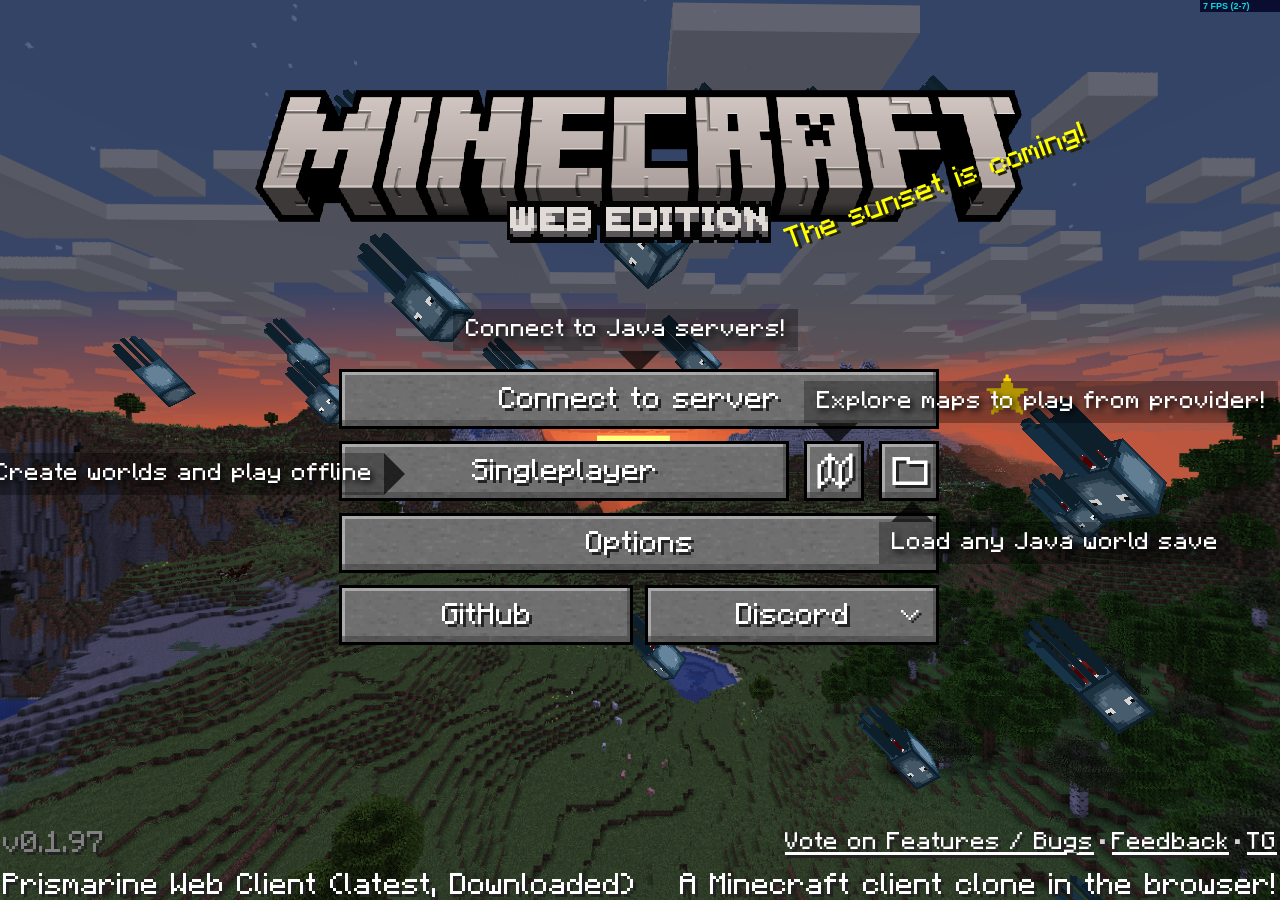
<file: index.html>
<!DOCTYPE html>
<html>
  <head>
    <meta name="darkreader-lock">
    <script>
      window.startLoad = Date.now()
      // g663 fix: forbid change of string prototype
      Object.defineProperty(String.prototype, 'format', {
        writable: false,
        configurable: false
      });
      Object.defineProperty(String.prototype, 'replaceAll', {
        writable: false,
        configurable: false
      });
    </script>
    <!-- // #region initial loader -->
    <script async>
      const loadingDiv = /* html */ `
      <div class="initial-loader" style="position: fixed;transition:opacity 0.2s;inset: 0;background:black;display: flex;justify-content: center;align-items: center;font-family: -apple-system, BlinkMacSystemFont, 'Segoe UI', Roboto, Oxygen, Ubuntu, Cantarell, 'Open Sans', 'Helvetica Neue', Arial, Helvetica, sans-serif;gap: 15px;" ontransitionend="this.remove()">
    <div>
        <img src="./loading-bg.jpg" alt="Prismarine Web Client" style="position:fixed;inset:0;width:100%;height:100%;z-index: -2;object-fit: cover;filter: blur(3px);">
        <div style="position: fixed;inset: 0;z-index: -1;background-color: rgba(0, 0, 0, 0.8);"></div>
    </div>
    <div>
        <div style="font-size: calc(var(--font-size) * 1.8);color: lightgray;" class="title">Loading...</div>
        <div style="font-size: var(--font-size);color: rgb(176, 176, 176);margin-top: 3px;text-align: center" class="subtitle">A true Minecraft client in your browser!</div>
        <!-- small text pre -->
        <div style="font-size: calc(var(--font-size) * 0.6);color: rgb(150, 150, 150);margin-top: 3px;text-align: center;white-space: pre-line;" class="advanced-info"></div>
        <div style="font-size: calc(var(--font-size) * 0.6);color: rgb(255, 100, 100);margin-top: 10px;text-align: center;display: none;" class="ios-warning">Only iOS 15+ is supported due to performance optimizations</div>
    </div>
</div>
`
      const insertLoadingDiv = () => {
          const loadingDivElem = document.createElement('div')
          loadingDivElem.innerHTML = loadingDiv
          if (!window.pageLoaded) {
            document.documentElement.appendChild(loadingDivElem)
          }

          // iOS version detection
          const getIOSVersion = () => {
            const match = navigator.userAgent.match(/OS (\d+)_(\d+)_?(\d+)?/);
            return match ? parseInt(match[1], 10) : null;
          }

          // load error handling
          const onError = (errorOrMessage, log = false) => {
            let message = errorOrMessage instanceof Error ? (errorOrMessage.stack ?? errorOrMessage.message) : errorOrMessage
            if (log) console.log(message)
            if (typeof message !== 'string') message = String(message)
            if (document.querySelector('.initial-loader') && document.querySelector('.initial-loader').querySelector('.title').textContent !== 'Error') {
              document.querySelector('.initial-loader').querySelector('.title').textContent = 'Error'
              const [errorMessage, ...errorStack] = message.split('\n')
              document.querySelector('.initial-loader').querySelector('.subtitle').textContent = errorMessage
              document.querySelector('.initial-loader').querySelector('.advanced-info').textContent = errorStack.join('\n')

              // Show iOS warning if applicable
              const iosVersion = getIOSVersion();
              if (iosVersion !== null && iosVersion < 15) {
                document.querySelector('.initial-loader').querySelector('.ios-warning').style.display = 'block';
              }

              if (window.navigator.maxTouchPoints > 1) window.location.hash = '#dev' // show eruda
              // unregister all sw
              if (window.navigator.serviceWorker && document.querySelector('.initial-loader').style.opacity !== 0) {
                console.log('got worker')
                window.navigator.serviceWorker.getRegistrations().then(registrations => {
                  registrations.forEach(registration => {
                    console.log('got registration')
                    registration.unregister().then(() => {
                      console.log('worker unregistered')
                    })
                  })
                })
              }
              window.lastError = errorOrMessage instanceof Error ? errorOrMessage : new Error(errorOrMessage)
            }
          }
          window.addEventListener('unhandledrejection', (e) => onError(e.reason, true))
          window.addEventListener('error', (e) => onError(e.error ?? e.message))
        }
        insertLoadingDiv()
        document.addEventListener('DOMContentLoaded', () => {
          // move loading div to the end of body
          const loadingDivElem = document.querySelector('.initial-loader');
          const newContainer = document.body; // replace with your new container
          if (loadingDivElem) newContainer.appendChild(loadingDivElem);
        })
    </script>
    <script type="module" async>
      const checkLoadEruda = () => {
        if (window.location.hash === '#dev') {
          // todo precache (check offline)?
          import('https://cdn.skypack.dev/eruda').then(({ default: eruda }) => {
            eruda.init()
          })
          Promise.all([import('https://cdn.skypack.dev/stacktrace-gps'), import('https://cdn.skypack.dev/error-stack-parser')]).then(async ([{ default: StackTraceGPS }, { default: ErrorStackParser }]) => {
            if (!window.lastError) return

            let stackFrames = [];
            if (window.lastError instanceof Error) {
              stackFrames = ErrorStackParser.parse(window.lastError);
            }
            console.log('stackFrames', stackFrames)
            const gps = new StackTraceGPS()
            const mappedFrames = await Promise.all(
              stackFrames.map(frame => gps.pinpoint(frame))
            );
            console.log('mappedFrames', mappedFrames)

            const stackTrace = mappedFrames
              .map(frame => `at ${frame.functionName} (${frame.fileName}:${frame.lineNumber}:${frame.columnNumber})`)
              .join('\n');
            console.log('stackTrace', stackTrace)
          })
        }
      }
      checkLoadEruda()
      window.addEventListener('hashchange', (e) => {
        setTimeout(() => {
          checkLoadEruda()
        })
      })
    </script>
    <style>
      html {
        background: black;
      }
      .initial-loader {
          --font-size: 20px;
      }
      @media screen and (min-width: 550px) {
          .initial-loader {
              --font-size: 30px;
          }
      }
      @media screen and (min-width: 950px) {
          .initial-loader {
              --font-size: 50px;
          }
      }
    </style>
    <!-- // #endregion -->
    <!-- <script type="module">
      window.loadPluginScript = async ({ pluginName, script }) => {
        window.loadedPlugins[pluginName] = await import(script)
      }
    </script> -->
    <title>Minecraft Web Client</title>
    <!-- <link rel="canonical" href="https://mcraft.fun"> -->
    <meta name="description" content="Minecraft Java Edition Client in Browser — Full Multiplayer Support, Server Connect, Offline Play — Join real Minecraft servers">
    <meta name="keywords" content="Play, Minecraft, Online, Web, Java, Server, Single player, Javascript, PrismarineJS, Voxel, WebGL, Three.js">
    <meta name="date" content="2024-07-11" scheme="YYYY-MM-DD">
    <meta name="language" content="English">
    <meta name="theme-color" content="#349474">
    <meta name='viewport' content='width=device-width, initial-scale=1.0, maximum-scale=1.0, user-scalable=no, viewport-fit=cover'>
    <meta property="og:title" content="Minecraft Web Client" />
    <meta property="og:type" content="website" />
    <meta name="format-detection" content="telephone=no">
  <meta charset="UTF-8"><link href="./static/css/461.e8d48538.css" rel="stylesheet"><link href="./static/css/index.f0954f4c.css" rel="stylesheet"><link rel="manifest" crossorigin="anonymous" href="manifest.json"><link rel="favicon" href="favicon.png"><link rel="icon" type="image/png" href="favicon.png"><meta property="og:image" content="favicon.png"></head>
  <body>
    <div id="react-root"></div>
    <div id="ui-root"></div>
    <!-- inject script -->
  <script defer src="./static/js/lib-polyfill.1fa77e3c.js"></script><script defer src="./static/js/lib-react.2ae75c39.js"></script><script defer src="./static/js/461.c77a02b3.js"></script><script defer src="./static/js/index.92a22ae0.js"></script></body>
</html>
</file>
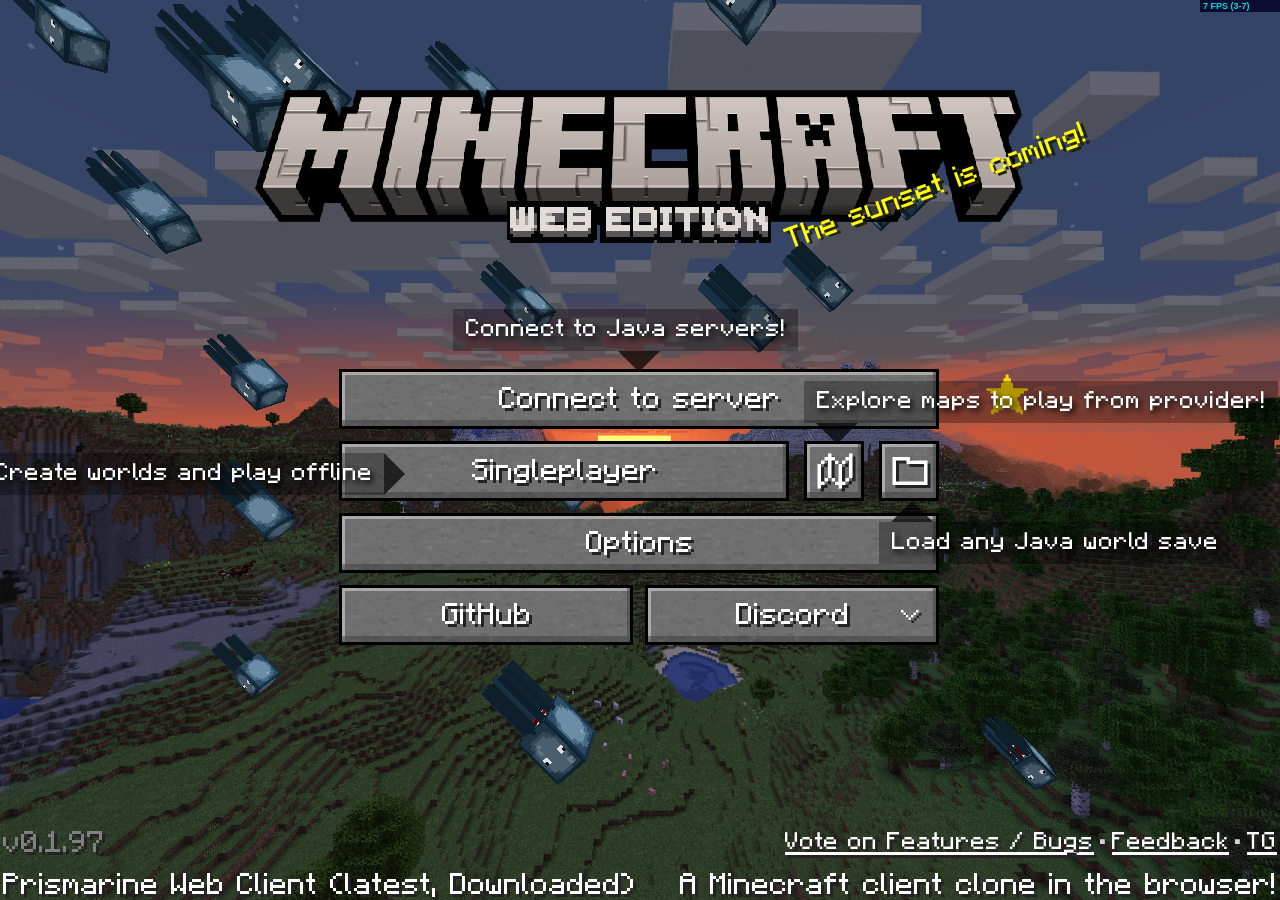
<file: playground/index.html>
<!DOCTYPE html>
<html>
  <head>
    <title>Renderer Playground</title>
    <meta name='viewport' content='width=device-width, initial-scale=1.0, maximum-scale=1.0, user-scalable=no, viewport-fit=cover'>
    <style type="text/css">
      html {
        overflow: hidden;
        background: black;
      }

      html, body {
        height: 100%;
        touch-action: none;

        margin: 0;
        padding: 0;
      }

      * {
        user-select: none;
        -webkit-user-select: none;
      }

      canvas {
        height: 100%;
        width: 100%;
        font-size: 0;

        margin: 0;
        padding: 0;
      }
      @font-face {
          font-family: mojangles;
          src: url(../../../assets/mojangles.ttf);
      }
      * {
        user-select: none;
      }
    </style>
    <script>
      if (window.location.pathname.endsWith('playground')) {
        // add trailing slash
        window.location.href = `${window.location.origin}${window.location.pathname}/${window.location.search}`
      }
    </script>
  <meta charset="UTF-8"><script defer src="./static/js/lib-polyfill.8cedcd3e.js"></script><script defer src="./static/js/index.4fd17879.js"></script></head>
  <body>
    <div id="root"></div>
  </body>
</html>
</file>
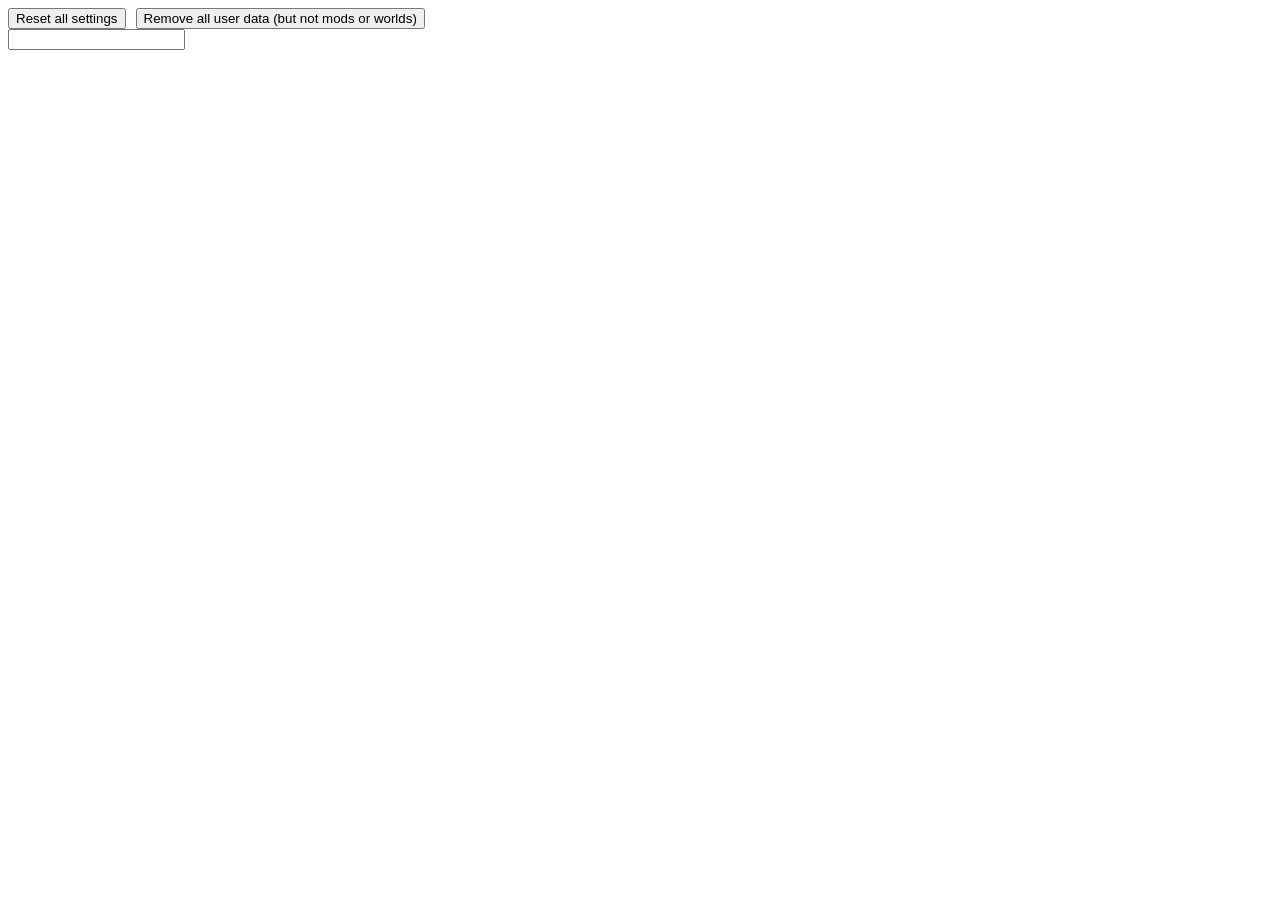
<file: config.html>
<!DOCTYPE html>
<html lang="en">
<head>
    <meta charset="UTF-8">
    <meta name="viewport" content="width=device-width, initial-scale=1.0">
    <title>Configure client</title>
    <script>
        function removeSettings() {
            if (confirm('Are you sure you want to RESET ALL SETTINGS?')) {
                localStorage.setItem('options', '{}');
                location.reload();
            }
        }

        function removeAllData() {
            localStorage.removeItem('serversList')
            localStorage.removeItem('serversHistory')
            localStorage.removeItem('authenticatedAccounts')
            localStorage.removeItem('modsAutoUpdateLastCheck')
            localStorage.removeItem('firstModsPageVisit')
            localStorage.removeItem('proxiesData')
            localStorage.removeItem('keybindings')
            localStorage.removeItem('username')
            localStorage.removeItem('customCommands')
            localStorage.removeItem('options')
        }
    </script>
</head>
<body>
    <div style="display: flex;gap: 10px;">
        <button onclick="removeSettings()">Reset all settings</button>
        <button onclick="removeAllData()">Remove all user data (but not mods or worlds)</button>
        <!-- <button>Remove all user data (worlds, resourcepacks)</button> -->
        <!-- <button>Remove all mods</button> -->
        <!-- <button>Remove all mod repositories</button> -->
    </div>
    <input />
</body>
</html>
</file>
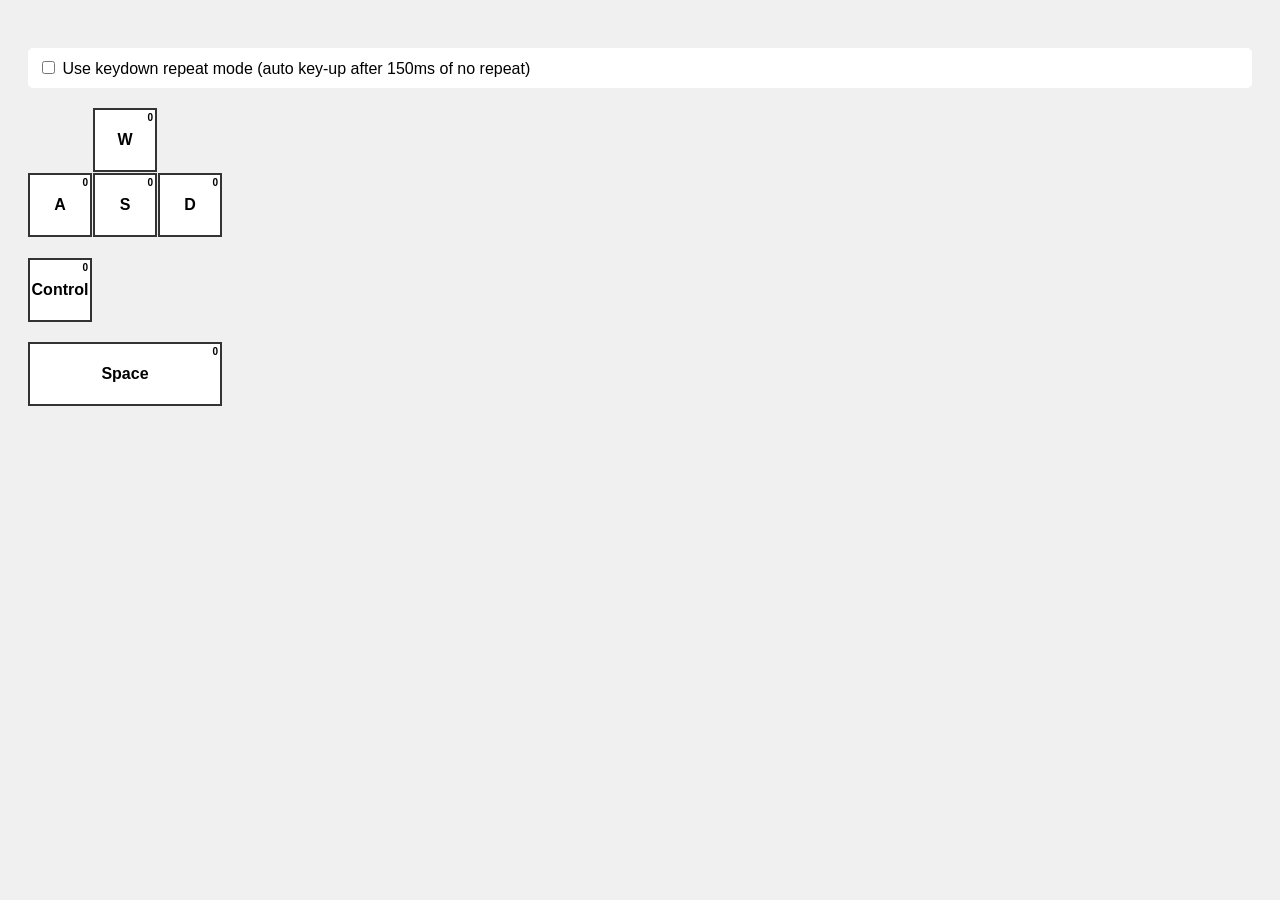
<file: debug-inputs.html>
<!DOCTYPE html>
<html lang="en">
<head>
    <meta charset="UTF-8">
    <meta name="viewport" content="width=device-width, initial-scale=1.0">
    <title>Web Input Debugger</title>
    <style>
        body {
            font-family: Arial, sans-serif;
            padding: 20px;
            background: #f0f0f0;
        }
        .key-container {
            display: grid;
            grid-template-columns: repeat(3, 60px);
            gap: 5px;
            margin: 20px 0;
        }
        .key {
            width: 60px;
            height: 60px;
            border: 2px solid #333;
            display: flex;
            align-items: center;
            justify-content: center;
            font-weight: bold;
            background: white;
            position: relative;
            user-select: none;
        }
        .key.pressed {
            background: #90EE90;
        }
        .key .duration {
            position: absolute;
            bottom: 2px;
            font-size: 10px;
        }
        .key .count {
            position: absolute;
            top: 2px;
            right: 2px;
            font-size: 10px;
        }
        .controls {
            margin: 20px 0;
            padding: 10px;
            background: white;
            border-radius: 5px;
        }
        .wasd-container {
            position: relative;
            width: 190px;
            height: 130px;
        }
        #KeyW {
            position: absolute;
            left: 65px;
            top: 0;
        }
        #KeyA {
            position: absolute;
            left: 0;
            top: 65px;
        }
        #KeyS {
            position: absolute;
            left: 65px;
            top: 65px;
        }
        #KeyD {
            position: absolute;
            left: 130px;
            top: 65px;
        }
        .space-container {
            margin-top: 20px;
        }
        #Space {
            width: 190px;
        }
    </style>
</head>
<body>
    <div class="controls">
        <label>
            <input type="checkbox" id="repeatMode"> Use keydown repeat mode (auto key-up after 150ms of no repeat)
        </label>
    </div>

    <div class="wasd-container">
        <div id="KeyW" class="key" data-code="KeyW">W</div>
        <div id="KeyA" class="key" data-code="KeyA">A</div>
        <div id="KeyS" class="key" data-code="KeyS">S</div>
        <div id="KeyD" class="key" data-code="KeyD">D</div>
    </div>

    <div class="key-container">
        <div id="ControlLeft" class="key" data-code="ControlLeft">Ctrl</div>
    </div>

    <div class="space-container">
        <div id="Space" class="key" data-code="Space">Space</div>
    </div>

    <script>
        const keys = {};
        const keyStats = {};
        const pressStartTimes = {};
        const keyTimeouts = {};

        function initKeyStats(code) {
            if (!keyStats[code]) {
                keyStats[code] = {
                    pressCount: 0,
                    duration: 0,
                    startTime: 0
                };
            }
        }

        function updateKeyVisuals(code) {
            const element = document.getElementById(code);
            if (!element) return;

            const stats = keyStats[code];
            if (keys[code]) {
                element.classList.add('pressed');
                const currentDuration = ((Date.now() - stats.startTime) / 1000).toFixed(1);
                element.innerHTML = `${element.getAttribute('data-code').replace('Key', '').replace('Left', '')}<span class="duration">${currentDuration}s</span><span class="count">${stats.pressCount}</span>`;
            } else {
                element.classList.remove('pressed');
                element.innerHTML = `${element.getAttribute('data-code').replace('Key', '').replace('Left', '')}<span class="count">${stats.pressCount}</span>`;
            }
        }

        function releaseKey(code) {
            keys[code] = false;
            if (pressStartTimes[code]) {
                keyStats[code].duration += (Date.now() - pressStartTimes[code]) / 1000;
                delete pressStartTimes[code];
            }
            updateKeyVisuals(code);
        }

        function handleKeyDown(event) {
            const code = event.code;
            const isRepeatMode = document.getElementById('repeatMode').checked;

            initKeyStats(code);

            // Clear any existing timeout for this key
            if (keyTimeouts[code]) {
                clearTimeout(keyTimeouts[code]);
                delete keyTimeouts[code];
            }

            if (isRepeatMode) {
                // In repeat mode, always handle the keydown
                if (!keys[code] || event.repeat) {
                    keys[code] = true;
                    if (!event.repeat) {
                        // Only increment count on initial press, not repeats
                        keyStats[code].pressCount++;
                        keyStats[code].startTime = Date.now();
                        pressStartTimes[code] = Date.now();
                    }
                }

                // Set timeout to release key if no repeat events come
                keyTimeouts[code] = setTimeout(() => {
                    releaseKey(code);
                }, 150);
            } else {
                // In normal mode, only handle keydown if key is not already pressed
                if (!keys[code]) {
                    keys[code] = true;
                    keyStats[code].pressCount++;
                    keyStats[code].startTime = Date.now();
                    pressStartTimes[code] = Date.now();
                }
            }

            updateKeyVisuals(code);
            event.preventDefault();
        }

        function handleKeyUp(event) {
            const code = event.code;
            const isRepeatMode = document.getElementById('repeatMode').checked;

            if (!isRepeatMode) {
                releaseKey(code);
            }

            event.preventDefault();
        }

        // Initialize all monitored keys
        const monitoredKeys = ['KeyW', 'KeyA', 'KeyS', 'KeyD', 'ControlLeft', 'Space'];
        monitoredKeys.forEach(code => {
            initKeyStats(code);
            const element = document.getElementById(code);
            if (element) {
                element.innerHTML = `${element.getAttribute('data-code').replace('Key', '').replace('Left', '')}<span class="count">0</span>`;
            }
        });

        // Start visual updates
        setInterval(() => {
            monitoredKeys.forEach(code => {
                if (keys[code]) {
                    updateKeyVisuals(code);
                }
            });
        }, 100);

        // Event listeners
        document.addEventListener('keydown', handleKeyDown);
        document.addEventListener('keyup', handleKeyUp);

        // Handle mode changes
        document.getElementById('repeatMode').addEventListener('change', () => {
            // Release all keys when switching modes
            monitoredKeys.forEach(code => {
                if (keys[code]) {
                    releaseKey(code);
                }
                if (keyTimeouts[code]) {
                    clearTimeout(keyTimeouts[code]);
                    delete keyTimeouts[code];
                }
            });
        });
    </script>
</body>
</html>
</file>
<file: static/css/461.e8d48538.css>
@font-face{font-family:pixelart-icons-font;src:url([data-uri])format("woff2"),url([data-uri])format("woff"),url(./static/font/pixelart-icons-font.8e870108.ttf)format("truetype")}[class^=pixelart-icons-font-],[class*=\ pixelart-icons-font-]{-webkit-font-smoothing:antialiased;-moz-osx-font-smoothing:grayscale;font-style:normal;font-family:pixelart-icons-font!important}.pixelart-icons-font-4g:before{content:""}.pixelart-icons-font-4k-box:before{content:""}.pixelart-icons-font-4k:before{content:""}.pixelart-icons-font-5g:before{content:""}.pixelart-icons-font-ab-testing:before{content:""}.pixelart-icons-font-ac:before{content:""}.pixelart-icons-font-add-box-multiple:before{content:""}.pixelart-icons-font-add-box:before{content:""}.pixelart-icons-font-add-col:before{content:""}.pixelart-icons-font-add-grid:before{content:""}.pixelart-icons-font-add-row:before{content:""}.pixelart-icons-font-alert:before{content:""}.pixelart-icons-font-align-center:before{content:""}.pixelart-icons-font-align-justify:before{content:""}.pixelart-icons-font-align-left:before{content:""}.pixelart-icons-font-align-right:before{content:""}.pixelart-icons-font-analytics:before{content:""}.pixelart-icons-font-anchor:before{content:""}.pixelart-icons-font-android:before{content:""}.pixelart-icons-font-animation:before{content:""}.pixelart-icons-font-archive:before{content:""}.pixelart-icons-font-arrow-bar-down:before{content:""}.pixelart-icons-font-arrow-bar-left:before{content:""}.pixelart-icons-font-arrow-bar-right:before{content:""}.pixelart-icons-font-arrow-bar-up:before{content:""}.pixelart-icons-font-arrow-down-box:before{content:""}.pixelart-icons-font-arrow-down:before{content:""}.pixelart-icons-font-arrow-left-box:before{content:""}.pixelart-icons-font-arrow-left:before{content:""}.pixelart-icons-font-arrow-right-box:before{content:""}.pixelart-icons-font-arrow-right:before{content:""}.pixelart-icons-font-arrow-up-box:before{content:""}.pixelart-icons-font-arrow-up:before{content:""}.pixelart-icons-font-arrows-horizontal:before{content:""}.pixelart-icons-font-arrows-vertical:before{content:""}.pixelart-icons-font-art-text:before{content:""}.pixelart-icons-font-article-multiple:before{content:""}.pixelart-icons-font-article:before{content:""}.pixelart-icons-font-aspect-ratio:before{content:""}.pixelart-icons-font-at:before{content:""}.pixelart-icons-font-attachment:before{content:""}.pixelart-icons-font-audio-device:before{content:""}.pixelart-icons-font-avatar:before{content:""}.pixelart-icons-font-backburger:before{content:""}.pixelart-icons-font-battery-1:before{content:""}.pixelart-icons-font-battery-2:before{content:""}.pixelart-icons-font-battery-charging:before{content:""}.pixelart-icons-font-battery-full:before{content:""}.pixelart-icons-font-battery:before{content:""}.pixelart-icons-font-bed:before{content:""}.pixelart-icons-font-bitcoin:before{content:""}.pixelart-icons-font-bluetooth:before{content:""}.pixelart-icons-font-book-open:before{content:""}.pixelart-icons-font-book:before{content:""}.pixelart-icons-font-bookmark:before{content:""}.pixelart-icons-font-bookmarks:before{content:""}.pixelart-icons-font-briefcase-account:before{content:""}.pixelart-icons-font-briefcase-check:before{content:""}.pixelart-icons-font-briefcase-delete:before{content:""}.pixelart-icons-font-briefcase-download:before{content:""}.pixelart-icons-font-briefcase-minus:before{content:""}.pixelart-icons-font-briefcase-plus:before{content:""}.pixelart-icons-font-briefcase-search-1:before{content:""}.pixelart-icons-font-briefcase-search:before{content:""}.pixelart-icons-font-briefcase-upload:before{content:""}.pixelart-icons-font-briefcase:before{content:""}.pixelart-icons-font-bug:before{content:""}.pixelart-icons-font-building-community:before{content:""}.pixelart-icons-font-building-skyscraper:before{content:""}.pixelart-icons-font-building:before{content:""}.pixelart-icons-font-buildings:before{content:""}.pixelart-icons-font-bulletlist:before{content:""}.pixelart-icons-font-bullseye-arrow:before{content:""}.pixelart-icons-font-bullseye:before{content:""}.pixelart-icons-font-bus:before{content:""}.pixelart-icons-font-cake:before{content:""}.pixelart-icons-font-calculator:before{content:""}.pixelart-icons-font-calendar-alert:before{content:""}.pixelart-icons-font-calendar-arrow-left:before{content:""}.pixelart-icons-font-calendar-arrow-right:before{content:""}.pixelart-icons-font-calendar-check:before{content:""}.pixelart-icons-font-calendar-export:before{content:""}.pixelart-icons-font-calendar-grid:before{content:""}.pixelart-icons-font-calendar-import:before{content:""}.pixelart-icons-font-calendar-minus:before{content:""}.pixelart-icons-font-calendar-month:before{content:""}.pixelart-icons-font-calendar-multiple-check:before{content:""}.pixelart-icons-font-calendar-multiple:before{content:""}.pixelart-icons-font-calendar-plus:before{content:""}.pixelart-icons-font-calendar-range:before{content:""}.pixelart-icons-font-calendar-remove:before{content:""}.pixelart-icons-font-calendar-search:before{content:""}.pixelart-icons-font-calendar-sort-ascending:before{content:""}.pixelart-icons-font-calendar-sort-descending:before{content:""}.pixelart-icons-font-calendar-text:before{content:""}.pixelart-icons-font-calendar-today:before{content:""}.pixelart-icons-font-calendar-tomorrow:before{content:""}.pixelart-icons-font-calendar-week-begin:before{content:""}.pixelart-icons-font-calendar-week:before{content:""}.pixelart-icons-font-calendar-weekend:before{content:""}.pixelart-icons-font-calendar:before{content:""}.pixelart-icons-font-camera-add:before{content:""}.pixelart-icons-font-camera-alt:before{content:""}.pixelart-icons-font-camera-face:before{content:""}.pixelart-icons-font-camera:before{content:""}.pixelart-icons-font-car:before{content:""}.pixelart-icons-font-card-id:before{content:""}.pixelart-icons-font-card-plus:before{content:""}.pixelart-icons-font-card-stack:before{content:""}.pixelart-icons-font-card-text:before{content:""}.pixelart-icons-font-card:before{content:""}.pixelart-icons-font-cart:before{content:""}.pixelart-icons-font-cast:before{content:""}.pixelart-icons-font-cellular-signal-0:before{content:""}.pixelart-icons-font-cellular-signal-1:before{content:""}.pixelart-icons-font-cellular-signal-2:before{content:""}.pixelart-icons-font-cellular-signal-3:before{content:""}.pixelart-icons-font-cellular-signal-off:before{content:""}.pixelart-icons-font-chart-add:before{content:""}.pixelart-icons-font-chart-bar:before{content:""}.pixelart-icons-font-chart-delete:before{content:""}.pixelart-icons-font-chart-minus:before{content:""}.pixelart-icons-font-chart-multiple:before{content:""}.pixelart-icons-font-chart:before{content:""}.pixelart-icons-font-chat:before{content:""}.pixelart-icons-font-check-double:before{content:""}.pixelart-icons-font-check:before{content:""}.pixelart-icons-font-checkbox-on:before{content:""}.pixelart-icons-font-checkbox:before{content:""}.pixelart-icons-font-checklist:before{content:""}.pixelart-icons-font-chess:before{content:""}.pixelart-icons-font-chevron-down:before{content:""}.pixelart-icons-font-chevron-left:before{content:""}.pixelart-icons-font-chevron-right:before{content:""}.pixelart-icons-font-chevron-up:before{content:""}.pixelart-icons-font-chevrons-horizontal:before{content:""}.pixelart-icons-font-chevrons-vertical:before{content:""}.pixelart-icons-font-circle:before{content:""}.pixelart-icons-font-clipboard:before{content:""}.pixelart-icons-font-clock:before{content:""}.pixelart-icons-font-close-box:before{content:""}.pixelart-icons-font-close:before{content:""}.pixelart-icons-font-cloud-done:before{content:""}.pixelart-icons-font-cloud-download:before{content:""}.pixelart-icons-font-cloud-moon:before{content:""}.pixelart-icons-font-cloud-sun:before{content:""}.pixelart-icons-font-cloud-upload:before{content:""}.pixelart-icons-font-cloud:before{content:""}.pixelart-icons-font-cocktail:before{content:""}.pixelart-icons-font-code:before{content:""}.pixelart-icons-font-coffee-alt:before{content:""}.pixelart-icons-font-coffee:before{content:""}.pixelart-icons-font-coin:before{content:""}.pixelart-icons-font-collapse:before{content:""}.pixelart-icons-font-colors-swatch:before{content:""}.pixelart-icons-font-command:before{content:""}.pixelart-icons-font-comment:before{content:""}.pixelart-icons-font-contact-delete:before{content:""}.pixelart-icons-font-contact-multiple:before{content:""}.pixelart-icons-font-contact-plus:before{content:""}.pixelart-icons-font-contact:before{content:""}.pixelart-icons-font-copy:before{content:""}.pixelart-icons-font-corner-down-left:before{content:""}.pixelart-icons-font-corner-down-right:before{content:""}.pixelart-icons-font-corner-left-down:before{content:""}.pixelart-icons-font-corner-left-up:before{content:""}.pixelart-icons-font-corner-right-down:before{content:""}.pixelart-icons-font-corner-right-up:before{content:""}.pixelart-icons-font-corner-up-left:before{content:""}.pixelart-icons-font-corner-up-right:before{content:""}.pixelart-icons-font-credit-card-delete:before{content:""}.pixelart-icons-font-credit-card-minus:before{content:""}.pixelart-icons-font-credit-card-multiple:before{content:""}.pixelart-icons-font-credit-card-plus:before{content:""}.pixelart-icons-font-credit-card-settings:before{content:""}.pixelart-icons-font-credit-card-wireless:before{content:""}.pixelart-icons-font-credit-card:before{content:""}.pixelart-icons-font-crop:before{content:""}.pixelart-icons-font-cut:before{content:""}.pixelart-icons-font-dashbaord:before{content:""}.pixelart-icons-font-debug-check:before{content:""}.pixelart-icons-font-debug-off:before{content:""}.pixelart-icons-font-debug-pause:before{content:""}.pixelart-icons-font-debug-play:before{content:""}.pixelart-icons-font-debug-stop:before{content:""}.pixelart-icons-font-debug:before{content:""}.pixelart-icons-font-delete:before{content:""}.pixelart-icons-font-deskphone:before{content:""}.pixelart-icons-font-device-laptop:before{content:""}.pixelart-icons-font-device-phone:before{content:""}.pixelart-icons-font-device-tablet:before{content:""}.pixelart-icons-font-device-tv-smart:before{content:""}.pixelart-icons-font-device-tv:before{content:""}.pixelart-icons-font-device-vibrate:before{content:""}.pixelart-icons-font-device-watch:before{content:""}.pixelart-icons-font-devices:before{content:""}.pixelart-icons-font-dice:before{content:""}.pixelart-icons-font-dollar:before{content:""}.pixelart-icons-font-downasaur:before{content:""}.pixelart-icons-font-download:before{content:""}.pixelart-icons-font-draft:before{content:""}.pixelart-icons-font-drag-and-drop:before{content:""}.pixelart-icons-font-drop-area:before{content:""}.pixelart-icons-font-drop-full:before{content:""}.pixelart-icons-font-drop-half:before{content:""}.pixelart-icons-font-drop:before{content:""}.pixelart-icons-font-duplicate-alt:before{content:""}.pixelart-icons-font-duplicate:before{content:""}.pixelart-icons-font-edit-box:before{content:""}.pixelart-icons-font-edit:before{content:""}.pixelart-icons-font-euro:before{content:""}.pixelart-icons-font-expand:before{content:""}.pixelart-icons-font-external-link:before{content:""}.pixelart-icons-font-eye-closed:before{content:""}.pixelart-icons-font-eye:before{content:""}.pixelart-icons-font-file-alt:before{content:""}.pixelart-icons-font-file-delete:before{content:""}.pixelart-icons-font-file-flash:before{content:""}.pixelart-icons-font-file-minus:before{content:""}.pixelart-icons-font-file-multiple:before{content:""}.pixelart-icons-font-file-off:before{content:""}.pixelart-icons-font-file-plus:before{content:""}.pixelart-icons-font-file:before{content:""}.pixelart-icons-font-fill-half:before{content:""}.pixelart-icons-font-fill:before{content:""}.pixelart-icons-font-flag:before{content:""}.pixelart-icons-font-flatten:before{content:""}.pixelart-icons-font-flip-to-back:before{content:""}.pixelart-icons-font-flip-to-front:before{content:""}.pixelart-icons-font-float-center:before{content:""}.pixelart-icons-font-float-left:before{content:""}.pixelart-icons-font-float-right:before{content:""}.pixelart-icons-font-folder-minus:before{content:""}.pixelart-icons-font-folder-plus:before{content:""}.pixelart-icons-font-folder-x:before{content:""}.pixelart-icons-font-folder:before{content:""}.pixelart-icons-font-forward:before{content:""}.pixelart-icons-font-forwardburger:before{content:""}.pixelart-icons-font-frame-add:before{content:""}.pixelart-icons-font-frame-check:before{content:""}.pixelart-icons-font-frame-delete:before{content:""}.pixelart-icons-font-frame-minus:before{content:""}.pixelart-icons-font-frame:before{content:""}.pixelart-icons-font-gamepad:before{content:""}.pixelart-icons-font-gif:before{content:""}.pixelart-icons-font-gift:before{content:""}.pixelart-icons-font-git-branch:before{content:""}.pixelart-icons-font-git-commit:before{content:""}.pixelart-icons-font-git-merge:before{content:""}.pixelart-icons-font-git-pull-request:before{content:""}.pixelart-icons-font-github-2:before{content:""}.pixelart-icons-font-github:before{content:""}.pixelart-icons-font-gps:before{content:""}.pixelart-icons-font-grid:before{content:""}.pixelart-icons-font-group:before{content:""}.pixelart-icons-font-hd:before{content:""}.pixelart-icons-font-headphone:before{content:""}.pixelart-icons-font-headset:before{content:""}.pixelart-icons-font-heart:before{content:""}.pixelart-icons-font-hidden:before{content:""}.pixelart-icons-font-home:before{content:""}.pixelart-icons-font-hourglass:before{content:""}.pixelart-icons-font-hq:before{content:""}.pixelart-icons-font-human-handsdown:before{content:""}.pixelart-icons-font-human-handsup:before{content:""}.pixelart-icons-font-human-height-alt:before{content:""}.pixelart-icons-font-human-height:before{content:""}.pixelart-icons-font-human-run:before{content:""}.pixelart-icons-font-human:before{content:""}.pixelart-icons-font-image-arrow-right:before{content:""}.pixelart-icons-font-image-broken:before{content:""}.pixelart-icons-font-image-delete:before{content:""}.pixelart-icons-font-image-flash:before{content:""}.pixelart-icons-font-image-frame:before{content:""}.pixelart-icons-font-image-gallery:before{content:""}.pixelart-icons-font-image-multiple:before{content:""}.pixelart-icons-font-image-new:before{content:""}.pixelart-icons-font-image-plus:before{content:""}.pixelart-icons-font-image:before{content:""}.pixelart-icons-font-inbox-all:before{content:""}.pixelart-icons-font-inbox-full:before{content:""}.pixelart-icons-font-inbox:before{content:""}.pixelart-icons-font-info-box:before{content:""}.pixelart-icons-font-invert:before{content:""}.pixelart-icons-font-iso:before{content:""}.pixelart-icons-font-kanban:before{content:""}.pixelart-icons-font-keyboard:before{content:""}.pixelart-icons-font-label-alt-multiple:before{content:""}.pixelart-icons-font-label-alt:before{content:""}.pixelart-icons-font-label-sharp:before{content:""}.pixelart-icons-font-label:before{content:""}.pixelart-icons-font-layout-align-bottom:before{content:""}.pixelart-icons-font-layout-align-left:before{content:""}.pixelart-icons-font-layout-align-right:before{content:""}.pixelart-icons-font-layout-align-top:before{content:""}.pixelart-icons-font-layout-columns:before{content:""}.pixelart-icons-font-layout-distribute-horizontal:before{content:""}.pixelart-icons-font-layout-distribute-vertical:before{content:""}.pixelart-icons-font-layout-footer:before{content:""}.pixelart-icons-font-layout-header:before{content:""}.pixelart-icons-font-layout-rows:before{content:""}.pixelart-icons-font-layout-sidebar-left:before{content:""}.pixelart-icons-font-layout-sidebar-right:before{content:""}.pixelart-icons-font-layout:before{content:""}.pixelart-icons-font-lightbulb-2:before{content:""}.pixelart-icons-font-lightbulb-on:before{content:""}.pixelart-icons-font-lightbulb:before{content:""}.pixelart-icons-font-link:before{content:""}.pixelart-icons-font-list-box:before{content:""}.pixelart-icons-font-list:before{content:""}.pixelart-icons-font-loader:before{content:""}.pixelart-icons-font-lock-open:before{content:""}.pixelart-icons-font-lock:before{content:""}.pixelart-icons-font-login:before{content:""}.pixelart-icons-font-logout:before{content:""}.pixelart-icons-font-luggage:before{content:""}.pixelart-icons-font-mail-arrow-right:before{content:""}.pixelart-icons-font-mail-check:before{content:""}.pixelart-icons-font-mail-delete:before{content:""}.pixelart-icons-font-mail-flash:before{content:""}.pixelart-icons-font-mail-multiple:before{content:""}.pixelart-icons-font-mail-off:before{content:""}.pixelart-icons-font-mail-unread:before{content:""}.pixelart-icons-font-mail:before{content:""}.pixelart-icons-font-map:before{content:""}.pixelart-icons-font-mastodon:before{content:""}.pixelart-icons-font-membercard:before{content:""}.pixelart-icons-font-menu:before{content:""}.pixelart-icons-font-message-arrow-left:before{content:""}.pixelart-icons-font-message-arrow-right:before{content:""}.pixelart-icons-font-message-bookmark:before{content:""}.pixelart-icons-font-message-clock:before{content:""}.pixelart-icons-font-message-delete:before{content:""}.pixelart-icons-font-message-flash:before{content:""}.pixelart-icons-font-message-image:before{content:""}.pixelart-icons-font-message-minus:before{content:""}.pixelart-icons-font-message-plus:before{content:""}.pixelart-icons-font-message-processing:before{content:""}.pixelart-icons-font-message-reply:before{content:""}.pixelart-icons-font-message-text:before{content:""}.pixelart-icons-font-message:before{content:""}.pixelart-icons-font-minus:before{content:""}.pixelart-icons-font-missed-call:before{content:""}.pixelart-icons-font-modem:before{content:""}.pixelart-icons-font-money:before{content:""}.pixelart-icons-font-monitor:before{content:""}.pixelart-icons-font-mood-happy:before{content:""}.pixelart-icons-font-mood-neutral:before{content:""}.pixelart-icons-font-mood-sad:before{content:""}.pixelart-icons-font-moon-star:before{content:""}.pixelart-icons-font-moon-stars:before{content:""}.pixelart-icons-font-moon:before{content:""}.pixelart-icons-font-more-horizontal:before{content:""}.pixelart-icons-font-more-vertical:before{content:""}.pixelart-icons-font-mouse:before{content:""}.pixelart-icons-font-move:before{content:""}.pixelart-icons-font-movie:before{content:""}.pixelart-icons-font-music:before{content:""}.pixelart-icons-font-next:before{content:""}.pixelart-icons-font-note-delete:before{content:""}.pixelart-icons-font-note-multiple:before{content:""}.pixelart-icons-font-note-plus:before{content:""}.pixelart-icons-font-note:before{content:""}.pixelart-icons-font-notes-delete:before{content:""}.pixelart-icons-font-notes-multiple:before{content:""}.pixelart-icons-font-notes-plus:before{content:""}.pixelart-icons-font-notes:before{content:""}.pixelart-icons-font-notification-off:before{content:""}.pixelart-icons-font-notification:before{content:""}.pixelart-icons-font-open:before{content:""}.pixelart-icons-font-paint-bucket:before{content:""}.pixelart-icons-font-paperclip:before{content:""}.pixelart-icons-font-pause:before{content:""}.pixelart-icons-font-percent:before{content:""}.pixelart-icons-font-picture-in-picture-alt:before{content:""}.pixelart-icons-font-picture-in-picture:before{content:""}.pixelart-icons-font-pin:before{content:""}.pixelart-icons-font-pixelarticons:before{content:""}.pixelart-icons-font-play:before{content:""}.pixelart-icons-font-playlist:before{content:""}.pixelart-icons-font-plus:before{content:""}.pixelart-icons-font-power:before{content:""}.pixelart-icons-font-prev:before{content:""}.pixelart-icons-font-print:before{content:""}.pixelart-icons-font-radio-handheld:before{content:""}.pixelart-icons-font-radio-on:before{content:""}.pixelart-icons-font-radio-signal:before{content:""}.pixelart-icons-font-radio-tower:before{content:""}.pixelart-icons-font-reciept-alt:before{content:""}.pixelart-icons-font-reciept:before{content:""}.pixelart-icons-font-redo:before{content:""}.pixelart-icons-font-reload:before{content:""}.pixelart-icons-font-remove-box-multiple:before{content:""}.pixelart-icons-font-remove-box:before{content:""}.pixelart-icons-font-repeat:before{content:""}.pixelart-icons-font-reply-all:before{content:""}.pixelart-icons-font-reply:before{content:""}.pixelart-icons-font-rounded-corner:before{content:""}.pixelart-icons-font-save:before{content:""}.pixelart-icons-font-scale:before{content:""}.pixelart-icons-font-script-text:before{content:""}.pixelart-icons-font-script:before{content:""}.pixelart-icons-font-scroll-horizontal:before{content:""}.pixelart-icons-font-scroll-vertical:before{content:""}.pixelart-icons-font-sd:before{content:""}.pixelart-icons-font-search:before{content:""}.pixelart-icons-font-section-copy:before{content:""}.pixelart-icons-font-section-minus:before{content:""}.pixelart-icons-font-section-plus:before{content:""}.pixelart-icons-font-section-x:before{content:""}.pixelart-icons-font-section:before{content:""}.pixelart-icons-font-server:before{content:""}.pixelart-icons-font-sharp-corner:before{content:""}.pixelart-icons-font-shield-off:before{content:""}.pixelart-icons-font-shield:before{content:""}.pixelart-icons-font-ship:before{content:""}.pixelart-icons-font-shopping-bag:before{content:""}.pixelart-icons-font-shuffle:before{content:""}.pixelart-icons-font-sliders-2:before{content:""}.pixelart-icons-font-sliders:before{content:""}.pixelart-icons-font-sort-alphabetic:before{content:""}.pixelart-icons-font-sort-numeric:before{content:""}.pixelart-icons-font-sort:before{content:""}.pixelart-icons-font-speaker:before{content:""}.pixelart-icons-font-speed-fast:before{content:""}.pixelart-icons-font-speed-medium:before{content:""}.pixelart-icons-font-speed-slow:before{content:""}.pixelart-icons-font-spotlight:before{content:""}.pixelart-icons-font-store:before{content:""}.pixelart-icons-font-subscriptions:before{content:""}.pixelart-icons-font-subtitles:before{content:""}.pixelart-icons-font-suitcase:before{content:""}.pixelart-icons-font-sun-alt:before{content:""}.pixelart-icons-font-sun:before{content:""}.pixelart-icons-font-switch:before{content:""}.pixelart-icons-font-sync:before{content:""}.pixelart-icons-font-tab:before{content:""}.pixelart-icons-font-table:before{content:""}.pixelart-icons-font-tea:before{content:""}.pixelart-icons-font-teach:before{content:""}.pixelart-icons-font-text-add:before{content:""}.pixelart-icons-font-text-colums:before{content:""}.pixelart-icons-font-text-search:before{content:""}.pixelart-icons-font-text-wrap:before{content:""}.pixelart-icons-font-timeline:before{content:""}.pixelart-icons-font-toggle-left:before{content:""}.pixelart-icons-font-toggle-right:before{content:""}.pixelart-icons-font-tournament:before{content:""}.pixelart-icons-font-track-changes:before{content:""}.pixelart-icons-font-trash-alt:before{content:""}.pixelart-icons-font-trash:before{content:""}.pixelart-icons-font-trending-down:before{content:""}.pixelart-icons-font-trending-up:before{content:""}.pixelart-icons-font-trending:before{content:""}.pixelart-icons-font-trophy:before{content:""}.pixelart-icons-font-truck:before{content:""}.pixelart-icons-font-undo:before{content:""}.pixelart-icons-font-ungroup:before{content:""}.pixelart-icons-font-unlink:before{content:""}.pixelart-icons-font-upload:before{content:""}.pixelart-icons-font-user-minus:before{content:""}.pixelart-icons-font-user-plus:before{content:""}.pixelart-icons-font-user-x:before{content:""}.pixelart-icons-font-user:before{content:""}.pixelart-icons-font-users:before{content:""}.pixelart-icons-font-video-off:before{content:""}.pixelart-icons-font-video:before{content:""}.pixelart-icons-font-view-col:before{content:""}.pixelart-icons-font-view-list:before{content:""}.pixelart-icons-font-viewport-narrow:before{content:""}.pixelart-icons-font-viewport-wide:before{content:""}.pixelart-icons-font-visible:before{content:""}.pixelart-icons-font-volume-1:before{content:""}.pixelart-icons-font-volume-2:before{content:""}.pixelart-icons-font-volume-3:before{content:""}.pixelart-icons-font-volume-minus:before{content:""}.pixelart-icons-font-volume-plus:before{content:""}.pixelart-icons-font-volume-vibrate:before{content:""}.pixelart-icons-font-volume-x:before{content:""}.pixelart-icons-font-volume:before{content:""}.pixelart-icons-font-wallet:before{content:""}.pixelart-icons-font-warning-box:before{content:""}.pixelart-icons-font-wind:before{content:""}.pixelart-icons-font-zap:before{content:""}.pixelart-icons-font-zoom-in:before{content:""}.pixelart-icons-font-zoom-out:before{content:""}.ProseMirror{word-wrap:break-word;white-space:pre-wrap;white-space:break-spaces;-webkit-font-variant-ligatures:none;font-variant-ligatures:none;font-feature-settings:"liga" 0;position:relative}.ProseMirror pre{white-space:pre-wrap}.ProseMirror li{position:relative}.ProseMirror-hideselection ::selection{background:0 0}.ProseMirror-hideselection{caret-color:transparent}.ProseMirror [draggable][contenteditable=false]{-webkit-user-select:text;user-select:text}.ProseMirror-selectednode{outline:2px solid #8cf}li.ProseMirror-selectednode{outline:none}li.ProseMirror-selectednode:after{content:"";pointer-events:none;border:2px solid #8cf;position:absolute;top:-2px;bottom:-2px;left:-32px;right:-2px}img.ProseMirror-separator{border:none!important;margin:0!important;display:inline!important}.ProseMirror-textblock-dropdown{min-width:3em}.ProseMirror-menu{margin:0 -4px;line-height:1}.ProseMirror-tooltip .ProseMirror-menu{white-space:pre;width:fit-content}.ProseMirror-menuitem{margin-right:3px;display:inline-block}.ProseMirror-menuseparator{border-right:1px solid #ddd;margin-right:3px}.ProseMirror-menu-dropdown,.ProseMirror-menu-dropdown-menu{white-space:nowrap;font-size:90%}.ProseMirror-menu-dropdown{vertical-align:1px;cursor:pointer;padding-right:15px;position:relative}.ProseMirror-menu-dropdown-wrap{padding:1px 0 1px 4px;display:inline-block;position:relative}.ProseMirror-menu-dropdown:after{content:"";opacity:.6;border-top:4px solid;border-left:4px solid transparent;border-right:4px solid transparent;position:absolute;top:calc(50% - 2px);right:4px}.ProseMirror-menu-dropdown-menu,.ProseMirror-menu-submenu{color:#666;background:#fff;border:1px solid #aaa;padding:2px;position:absolute}.ProseMirror-menu-dropdown-menu{z-index:15;min-width:6em}.ProseMirror-menu-dropdown-item{cursor:pointer;padding:2px 8px 2px 4px}.ProseMirror-menu-dropdown-item:hover{background:#f2f2f2}.ProseMirror-menu-submenu-wrap{margin-right:-4px;position:relative}.ProseMirror-menu-submenu-label:after{content:"";opacity:.6;border-top:4px solid transparent;border-bottom:4px solid transparent;border-left:4px solid;position:absolute;top:calc(50% - 4px);right:4px}.ProseMirror-menu-submenu{min-width:4em;display:none;top:-3px;left:100%}.ProseMirror-menu-active{background:#eee;border-radius:4px}.ProseMirror-menu-disabled{opacity:.3}.ProseMirror-menu-submenu-wrap:hover .ProseMirror-menu-submenu,.ProseMirror-menu-submenu-wrap-active .ProseMirror-menu-submenu{display:block}.ProseMirror-menubar{border-top-left-radius:inherit;border-top-right-radius:inherit;color:#666;z-index:10;box-sizing:border-box;background:#fff;border-bottom:1px solid silver;min-height:1em;padding:1px 6px;position:relative;top:0;left:0;right:0;overflow:visible}.ProseMirror-icon{vertical-align:-2px;cursor:pointer;padding:2px 8px;line-height:.8;display:inline-block}.ProseMirror-menu-disabled.ProseMirror-icon{cursor:default}.ProseMirror-icon svg{fill:currentColor;height:1em}.ProseMirror-icon span{vertical-align:text-top}
/*# sourceMappingURL=461.e8d48538.css.map*/
</file>
<file: static/css/index.f0954f4c.css>
.title,.screen-title{color:#fff;text-align:center;text-shadow:1px 1px #222;font-size:10px}.screen-title{margin-bottom:10px}.backdrop{z-index:12;background:rgba(0,0,0,.75);height:100dvh;position:fixed;top:0;bottom:0;left:0;right:0}.fullscreen{z-index:12;justify-content:center;display:flex;position:fixed;top:0;bottom:0;left:0;right:0}.screen-content{padding:0 calc(env(safe-area-inset-left)/2)0 calc(env(safe-area-inset-right)/2);flex-direction:column;align-items:center;gap:10px;margin-top:35px;display:flex;overflow:auto}.scaled-content-container{font-size:calc(16px*var(--scale))}.scaled-content-container .screen-title{font-size:calc(10px*var(--scale));margin-top:calc(35px*var(--scale))}.scaled-content-container .dirt-bg{image-rendering:pixelated;background-size:calc(32px*var(--scale));transform:none}@media screen and (max-height:426px){.fullscreen:not(.small-content) .screen-content{margin-top:14px}.fullscreen:not(.small-content) .screen-title{margin-bottom:5px}}.screen-items{grid-template-columns:repeat(2,1fr);gap:4px 10px;display:grid}:root{--guiScaleFactor:3;--guiScale:3;--chatWidth:320px;--chatHeight:180px;--chatScale:1}*{box-sizing:border-box;margin:0;padding:0}.lil-gui{top:20px!important}a{color:#fff}[hidden]{display:none!important}html{-webkit-tap-highlight-color:transparent;color:#fff;--lightningcss-light: ;--lightningcss-dark:initial;--lightningcss-light: ;--lightningcss-dark:initial;color-scheme:dark;height:100vh;overflow:hidden}html.disable-assets{--widgets-gui-atlas:none;--title-gui:none}body{-webkit-touch-callout:none;-webkit-user-select:none;user-select:none;-khtml-user-select:none;z-index:-5;touch-action:none;background:#333;height:100vh;margin:0;padding:0;font-family:minecraft,mojangles,monospace;position:relative;overflow:hidden}#react-root{z-index:9;position:fixed}.text{color:#fff;text-shadow:1px 1px #222;font-size:10px}#VRButton{opacity:.7!important;z-index:unset!important;background:rgba(0,0,0,.3)!important;position:static!important;bottom:60px!important}.dirt-bg{transform-origin:0 0;background-blend-mode:overlay;background-color:rgba(0,0,0,.7);background-image:url([data-uri]),none;background-position:0 0,0 0;background-repeat:repeat;background-size:16px;background-attachment:scroll,scroll;background-origin:padding-box,padding-box;background-clip:border-box,border-box;width:100%;height:100%;position:absolute;top:0;left:0;transform:scale(2)}[data-name=TouchMovementArea]{margin:calc(var(--touch-movement-buttons-position)*2);--border:none}[data-name=TouchMovementArea]:first-child{--border:1px solid rgba(255,255,255,.1);margin-right:0}[data-name=TouchMovementArea]:last-child{margin-left:0}[data-name=MovementButton]{opacity:var(--touch-movement-buttons-opacity);border:var(--border)}@font-face{font-family:minecraft;src:url([data-uri])}@font-face{font-family:mojangles;src:url([data-uri])}#ui-root{transform-origin:0 0;transform:scale(var(--guiScale));width:calc(100dvw/var(--guiScale));height:calc(100dvh/var(--guiScale));z-index:8;image-rendering:optimizeSpeed;image-rendering:-moz-crisp-edges;image-rendering:-webkit-optimize-contrast;image-rendering:-o-crisp-edges;image-rendering:pixelated;-ms-interpolation-mode:nearest-neighbor;position:fixed;top:0;left:0}.overlay-top-scaled,.overlay-bottom-scaled{transform-origin:0 0;transform:scale(var(--guiScale));width:calc(100dvw/var(--guiScale));height:calc(100dvh/var(--guiScale));z-index:80;image-rendering:pixelated;pointer-events:none;position:fixed;top:0;bottom:0;left:0;right:0}.overlay-bottom-scaled{z-index:1}#viewer-canvas{width:100dvw;height:100dvh;margin:0;padding:0;font-size:0;animation-duration:.3s;animation-timing-function:ease-in-out;animation-fill-mode:forwards;position:fixed;top:0;bottom:0;left:0;right:0}body::xr-overlay #viewer-canvas{display:none}.full-svg svg{width:100%;height:100%}.muted{color:#999}.text-select{-webkit-user-select:text;user-select:text}@media screen and (min-width:430px){.span-2{grid-column:span 2}}@keyframes dive-animation{0%{opacity:0;transform:translateZ(-150px)}to{opacity:1;transform:translateZ(0)}}.button-KqXTeV{--scale:1;--txrV:66px;width:200px;min-height:calc(20px*var(--scale));max-height:calc(20px*var(--scale));color:#fff;text-shadow:1px 1px #222;z-index:1;border:none;outline:none;justify-content:center;align-items:center;font-family:minecraft,mojangles,monospace;font-size:10px;display:inline-flex;position:relative}@media (hover:hover){.button-KqXTeV:hover{--txrV:86px}.button-KqXTeV:focus-visible{--txrV:86px}}@media (hover:none){.button-KqXTeV:active{--txrV:86px}}.button-KqXTeV:disabled{--txrV:46px;color:#a0a0a0;text-shadow:1px 1px #111}.button-KqXTeV:before,.button-KqXTeV:after{content:"";width:50%;height:calc(20px*var(--scale));background:var(--widgets-gui-atlas),#727272;background-size:calc(256px*var(--scale));background-position-y:calc(var(--txrV)*-1*var(--scale));z-index:-1;display:block;position:absolute;top:0}.button-KqXTeV:before{background-position-x:calc((-200px*var(--scale)) + 100%);left:50%}.button-KqXTeV:after{width:calc(50% + 1px);left:0}.icon-rzxum4{font-size:14px;position:absolute;top:3px;left:3px}@media (pointer:coarse){.button-KqXTeV{--scale:1.1}}div.chat-wrapper{padding-left:calc(env(safe-area-inset-left)/2);padding-right:calc(env(safe-area-inset-right,4px)/2);box-sizing:content-box;position:fixed}.chat-messages-wrapper{max-height:var(--chatHeight);width:calc(var(--chatWidth) - 5px);transform-origin:0 100%;transform:scale(var(--chatScale));pointer-events:none;padding:4px 4px 4px 0;bottom:40px}.chat-messages-wrapper.chat-opened{width:var(--chatWidth)}.chat-input-wrapper{box-sizing:border-box;background-color:transparent;align-items:center;gap:1px;width:calc(100% - 3px);display:flex;position:fixed;bottom:1px;left:1px}.chat-submit-button{visibility:hidden;position:absolute;pointer-events:none!important}.chat-input-wrapper form{display:flex}.chat-input{box-sizing:border-box;width:100%}.chat-completions{width:100%;padding:0 2px;display:flex;position:absolute;top:0;left:0;transform:translateY(-100%)}.input-mobile .chat-completions{padding-left:calc(env(safe-area-inset-left)/2);margin-top:14px;margin-left:40px;top:100%;transform:none}.chat-completions-pad-text{pointer-events:none;white-space:pre;opacity:0;overflow:hidden}.chat-completions-items{scrollbar-width:none;background-color:rgba(0,0,0,.5);flex-direction:column;max-height:100px;padding:2px;display:flex;overflow:auto}::-webkit-scrollbar{background-color:#272727;width:5px;height:5px}::-webkit-scrollbar-thumb{background-color:#747474}.chat-completions-items>div{cursor:pointer}.chat-completions-items>div:hover{text-shadow:0 0 6px #fff}.input-mobile .chat-completions-items{justify-content:flex-start}.input-mobile .chat-completions-items>div{padding:4px 0;font-size:10px}.input-mobile{height:0;position:absolute;top:15px}.input-mobile #chatinput{height:24px;font-size:13px}.display-mobile{top:40px}.chat,.chat-input{color:#fff;text-shadow:1px 1px #3f3f3f;max-height:var(--chatHeight);margin:0;font-family:mojangles,minecraft,monospace;font-size:10px;line-height:100%}.chat{pointer-events:none;scrollbar-width:var(--thin-if-firefox);width:100%;height:100%;overflow:hidden}.chat.opened{pointer-events:auto;overflow-y:auto}#chatinput{pointer-events:auto;background-color:rgba(0,0,0,.5);border:1px solid transparent;outline:none;padding:1px 2px}input[type=text]{pointer-events:auto;background-color:rgba(0,0,0,.5);border:1px solid transparent;outline:none;padding:1px 2px}.chat-mobile-input-hidden{opacity:0;width:8px;position:absolute;height:1px!important;display:block!important}.chat-mobile-input-hidden-up{top:-10px}.chat-mobile-input-hidden-down{top:-5px}#chatinput:focus{border-color:#fff}.chat-message{overflow-wrap:break-word;opacity:1;background-color:rgba(0,0,0,.5);padding-left:4px;list-style:none}.chat-message-fading{opacity:0;transition:opacity 3s ease-in-out}.chat-message-faded{display:none}.chat.opened .chat-message{opacity:1!important;transition:none!important;display:block!important}.container-GXglqr{box-sizing:content-box;background:#000;border:1px solid gray;width:200px;height:20px;position:relative}.input-Mraw77{color:#fff;text-shadow:1px 1px #222;background:0 0;border:none;outline:none;width:calc(100% - 2px);height:100%;padding-left:2px;font-family:minecraft,mojangles,monospace;font-size:10px;position:absolute;left:1px}.container-GXglqr:hover{border-color:#fff}.container-GXglqr:focus-within{border-color:#fff}input::-webkit-outer-spin-button{-webkit-appearance:none;margin:0}input::-webkit-inner-spin-button{-webkit-appearance:none;margin:0}input[type=number]{-webkit-appearance:textfield;appearance:textfield}.description-CKQUPy{color:gray;word-break:break-all;margin-top:3px;padding:0 10px}.last-status-js4NpE{color:gray}.container-HLYI5E{perspective:1200px;height:100vh;position:fixed;top:0;bottom:0;left:0;right:0}.main-i6FZfW{height:100%}@keyframes loading-chunks-loading-animation{0%{opacity:.5}50%{opacity:1}to{opacity:.5}}.slider-container-k26jGw{--txrV:-46px;color:#fff;text-shadow:1px 1px #220;z-index:1;width:150px;height:20px;font-family:minecraft,mojangles,monospace;font-size:10px;position:relative}.slider-thumb-kWeJYr{--txrV:-66px;pointer-events:none;z-index:3;width:8px;height:20px;position:absolute;top:0;left:0}.slider-container-k26jGw:hover .slider-pQg1Tc:not(:disabled)~.slider-thumb-kWeJYr{--txrV:-86px}.slider-container-k26jGw:after,.slider-thumb-kWeJYr:after{content:"";background:var(--widgets-gui-atlas);background-size:256px;background-position-y:var(--txrV);z-index:-1;width:50%;height:20px;display:block;position:absolute;top:0;left:0}.slider-container-k26jGw:before,.slider-thumb-kWeJYr:before{content:"";background:var(--widgets-gui-atlas);background-position-x:calc(100% - 200px);background-size:256px;background-position-y:var(--txrV);z-index:-1;width:50%;height:20px;display:block;position:absolute;top:0;left:50%}.slider-pQg1Tc{-webkit-appearance:none;appearance:none;background:0 0;width:100%;height:20px;margin:0;display:block;position:absolute;top:0;left:0}.slider-pQg1Tc:disabled{cursor:not-allowed}.slider-pQg1Tc~.disabled-vWN9n8{display:none}.slider-pQg1Tc:disabled~.disabled-vWN9n8{z-index:10;background:rgba(0,0,0,.5);width:100%;height:100%;display:block;position:absolute;top:0;left:0}.slider-pQg1Tc::-webkit-slider-thumb{-webkit-appearance:none;appearance:none;background:0 0;width:8px;height:20px;position:relative}.slider-pQg1Tc::-moz-range-thumb{background:0 0;width:8px;height:20px}.label-My4K1P{pointer-events:none;z-index:6;width:max-content;position:absolute;top:50%;left:50%;transform:translate(-50%,-50%)}.crosshair-eLqfh9{background:var(--gui-icons);background-size:calc(256px*var(--crosshair-scale));z-index:100;pointer-events:none;width:16px;height:16px;image-rendering:pixelated;position:fixed;transform:translate(-50%,-50%)}.playerlist-container{z-index:30;background-color:rgba(0,0,0,.3);flex-direction:column;place-items:center;gap:1px 0;width:fit-content;margin:auto;padding:1px;display:flex;position:absolute;top:9px;left:0;right:0}.playerlist-header,.playerlist-footer{font-size:.5rem}.playerlist-title{color:#fff;text-shadow:1px 1px #3f3f3f;margin:0;padding:0;font-size:10px}.playerlist-entry{color:#fff;text-shadow:1px 1px #3f3f3f;background:rgba(255,255,255,.1);width:100%;margin:0;font-family:mojangles,minecraft,monospace;font-size:10px;line-height:calc(100% - 1px);overflow:hidden}.active-player{color:#2acced;text-shadow:1px 1px #042c43}.playerlist-ping{text-align:right;float:right;padding-left:10px}.playerlist-ping-value{color:#72ff72;text-shadow:1px 1px #1c691c;float:left;margin:0 1px 0 0}.playerlist-ping-label{text-shadow:1px 1px #3f3f3f;color:#fff;float:right;margin:0}.player-lists{flex-direction:row;place-content:center;place-items:center;gap:0 4px;display:flex}.player-list{flex-direction:column;gap:1px 0;min-width:80px;display:flex}.deathScreen-container{z-index:10;background:rgba(255,0,0,.5);position:fixed;top:0;bottom:0;left:0;right:0}.deathScreen{flex-direction:column;align-items:center;display:flex;position:fixed;top:20%;left:0;right:0}.deathScreen-title{color:#fff;margin-bottom:10px}.deathScreen-reason{color:#fff;margin-bottom:20px;font-weight:400}.deathScreen-buttons-grouped{flex-direction:column;gap:5px;display:flex}.root-ZQcBnP{--top-offset:30px}.game-title-HS2Boh{top:var(--top-offset);justify-content:center;width:100%;display:flex;position:fixed}.game-title-HS2Boh .minec-LtvUe5{background-image:var(--title-gui);background-size:256px;width:155px;height:44px;display:block;position:absolute;top:0;left:0}.game-title-HS2Boh .minecraft-WAwwet{background-image:var(--title-gui);background-size:256px;width:256px;height:44px;display:block;position:relative}.game-title-HS2Boh .raft-pGttvN{background-image:var(--title-gui);background-position-y:-45px;background-size:256px;width:155px;height:44px;display:block;position:absolute;top:0;left:155px}.game-title-HS2Boh .edition-X71qt9{background-image:url([data-uri]);background-repeat:no-repeat;background-size:128px;width:100%;height:14px;display:block;position:absolute;top:37px;left:84px}.splash-T86ZOq{color:#ff0;text-shadow:1px 1px #220;width:max-content;font-size:10px;animation:.4s linear infinite alternate splashAnim-hJpV1p;position:absolute;top:32px;left:227px;transform:translate(-50%,-50%)rotate(-20deg)scale(1)}@keyframes splashAnim-hJpV1p{to{transform:translate(-50%,-50%)rotate(-20deg)scale(1.07)}}.menu-AViyuB{top:calc(25% + var(--top-offset) + 18px);flex-direction:column;gap:4px 0;width:200px;display:flex;position:fixed;left:50%;transform:translate(-50%)}.menu-row-Ua3i92{flex-direction:row;gap:0 4px;width:100%;display:flex}.bottom-info-XUJ4_b{color:#fff;text-shadow:1px 1px #222;width:calc(100% - 2px);padding-left:calc(env(safe-area-inset-left)/2);flex-direction:row;justify-content:space-between;align-items:flex-end;font-size:10px;display:flex;position:absolute;bottom:-1px;left:1px}.product-description-mpFNW4{padding-right:calc(env(safe-area-inset-right)/2);flex-direction:column;align-items:flex-end;gap:3px;display:flex}.product-link-iL2GHi{justify-content:flex-end;gap:2px;display:flex}@media only screen and (max-height:420px){.root-ZQcBnP{--top-offset:10px}}.maps-provider-JGaNCh{position:fixed;top:5px;left:5px}.title-rz05ZX{color:#fff;text-shadow:1px 1px #222;font-size:10px;position:absolute;top:40px;left:50%;transform:translate(-50%)}.pause_container-lI8D2f{flex-direction:column;gap:4px 0;width:204px;display:flex;position:absolute;top:25%;left:50%;transform:translate(-50%)}.row-IKim4t{flex-direction:row;justify-content:space-between;width:100%;display:flex}.creditsButton-u6wIA8{cursor:pointer;color:#fff;opacity:1;background:0 0;border:none;justify-content:center;align-items:center;transition:opacity .2s;display:flex;position:absolute;top:1px;right:-30px}.creditsButton-u6wIA8:hover{opacity:.9}.creditsButton-u6wIA8:focus:not(:hover){outline:1px solid #fff}.creditsButton-u6wIA8 svg{width:15px;height:15px}.root-HBZyzP{flex-direction:column;justify-content:space-between;align-items:center}.content-C05XsQ{scrollbar-width:var(--thin-if-firefox);background:rgba(0,0,0,.5);flex-direction:column;flex:1;align-items:center;width:100%;margin:5px;display:flex;overflow:auto}.content_loading-whQTDO{padding-top:20px}.world_root-HUO6kD{border:1px solid transparent;outline:none;width:308px;height:40px;display:flex}.world_title-ZeGEbR{justify-content:space-between;align-items:center;display:flex}.world_title_right-_QaLaq{color:#999;align-items:end;gap:1px;font-size:9px;display:flex}.world_info-aesWwe{white-space:nowrap;flex-direction:column;width:100%;margin-left:3px;font-size:11px;display:flex}.world_info_formatted-T9yz4t{white-space:pre;font-size:10px}.world_info_description_line-m_UAFX{color:#999;white-space:nowrap}.world_image-RCHVi3{aspect-ratio:1;height:100%}.world_image-RCHVi3.image_missing-kzcgld{filter:grayscale()}.world_root-HUO6kD.world_focused-KhkWMT{border-color:#fff}.title-zNQMwq{margin-top:10px}.gsi-material-button{-webkit-user-select:none;-moz-user-select:none;-ms-user-select:none;-webkit-appearance:none;box-sizing:border-box;color:#1f1f1f;cursor:pointer;letter-spacing:.25px;text-align:center;vertical-align:middle;white-space:nowrap;background-color:#f2f2f2;background-image:none;border:none;border-radius:20px;outline:none;width:auto;min-width:min-content;max-width:400px;height:40px;padding:0 12px;font-family:Roboto,arial,sans-serif;font-size:14px;transition:background-color .218s,border-color .218s,box-shadow .218s;position:relative;overflow:hidden}.gsi-material-button .gsi-material-button-icon{width:20px;min-width:20px;height:20px;margin-right:12px}.gsi-material-button .gsi-material-button-content-wrapper{flex-flow:row;justify-content:space-between;align-items:center;width:100%;height:100%;display:flex;position:relative}.gsi-material-button .gsi-material-button-contents{text-overflow:ellipsis;vertical-align:top;flex-grow:1;font-family:Roboto,arial,sans-serif;font-weight:500;overflow:hidden}.gsi-material-button .gsi-material-button-state{opacity:0;transition:opacity .218s;position:absolute;top:0;bottom:0;left:0;right:0}.gsi-material-button:disabled{cursor:default;background-color:rgba(255,255,255,.38)}.gsi-material-button:disabled .gsi-material-button-state{background-color:rgba(31,31,31,.12)}.gsi-material-button:disabled .gsi-material-button-contents,.gsi-material-button:disabled .gsi-material-button-icon{opacity:.38}.gsi-material-button:not(:disabled):active .gsi-material-button-state,.gsi-material-button:not(:disabled):focus .gsi-material-button-state{opacity:.12;background-color:#001d35}.gsi-material-button:not(:disabled):hover{box-shadow:0 1px 2px rgba(60,64,67,.3),0 1px 3px 1px rgba(60,64,67,.15)}.gsi-material-button:not(:disabled):hover .gsi-material-button-state{opacity:.08;background-color:#001d35}div.Mui-focused #input-container{border:1px solid #fff!important}.container-Y5gFld{box-sizing:content-box;background:#000;border:1px solid gray;align-items:center;width:200px;height:20px;font-size:10px;display:flex;position:relative}.input-Vt4rMm{color:#fff;text-shadow:1px 1px #222;background:0 0;border:none;height:100%;font-family:minecraft,mojangles,monospace}.world_layers_container-YYXzJi{background:rgba(0,0,0,.5);flex-direction:column;justify-content:center;width:100%;display:flex}.console-wrapper{pointer-events:none;z-index:1000;position:fixed;left:0;right:0}.console-messages-wrapper{max-height:180px;bottom:45px}.console-input-wrapper{bottom:0}.console-input-wrapper.input-mobile{top:0;bottom:auto}.console-messages-wrapper.display-mobile{top:45px;bottom:0}.console{pointer-events:all;max-height:inherit;-webkit-user-select:text;user-select:text;background-color:rgba(0,0,0,.5);margin:0;padding:4px;display:none;overflow-y:auto}.console.opened{display:block}.console-message{color:#fff;white-space:pre-wrap;margin:2px 0;font-family:monospace;list-style:none}.console-message-prefix{color:#1e90ff;margin-right:8px}.console-message-repl{color:purple}.console-message-error{color:#f44}.console-message-warn{color:#fb3}.console-input{pointer-events:all;background-color:rgba(0,0,0,.5);padding:8px}.console-input-container{align-items:center;display:flex}.console-input-prefix{color:#1e90ff;margin-right:8px;font-family:monospace}.console-input-field{color:#1e90ff;background:0 0;border:none;outline:none;flex:1;padding:0;font-family:monospace}.console-input-field:focus{background:rgba(0,0,0,.3);border:1px solid rgba(255,255,255,.2)}.console-input-field::placeholder{color:rgba(30,144,255,.5)}.console-mobile-hidden{opacity:0;pointer-events:none;position:absolute}.title-container{z-index:-1;pointer-events:none;white-space:nowrap;position:fixed;top:0;bottom:0;left:0;right:0}.message-title{color:#fff;text-align:center;margin:0;padding-bottom:0;font-size:2rem;position:fixed;top:50%;left:0;right:0;transform:translateY(calc(-100% - 5px))}.message-subtitle{text-align:center;color:#fff;margin:0;padding:0;font-size:1rem;position:fixed;top:50%;left:0;right:0;transform:translateY(10px)}.message-action-bar{bottom:calc(var(--safe-area-inset-bottom) + 60px);text-align:center;font-size:.7rem;position:fixed;left:0;right:0}.scoreboard-container{z-index:-2;white-space:nowrap;background-color:rgba(0,0,0,.4);flex-direction:column;min-width:100px;max-width:400px;max-height:70%;padding-inline-start:5px;padding-inline-end:5px;font-size:.5rem;display:flex;position:fixed;top:50%;right:0;overflow:hidden;transform:translateY(-50%)}@media (max-width:800px){.scoreboard-container{font-size:.4rem}}.scoreboard-title{text-align:center}.item-container{display:flex}.item-value{color:#f08080;margin-left:auto}.signs-editor-container{background-color:rgba(0,0,0,.4);justify-content:center;align-items:center;display:flex;position:fixed;top:0;bottom:0;left:0;right:0}.signs-editor-inner-container{aspect-ratio:2;flex-direction:column;justify-content:center;align-items:center;width:700px;display:flex;position:relative}.signs-editor-bg-image{z-index:-1;width:100%;height:100%;image-rendering:pixelated;position:absolute}.sign-editor{font:inherit;width:90%;max-height:90%;-webkit-box-shadow:none;-moz-box-shadow:none;box-shadow:none;box-sizing:border-box;resize:none;text-align:center;background-color:rgba(255,255,255,0);border-width:0;outline:none;font-size:420%;overflow:auto}.ProseMirror p{text-align:center;font-size:420%}@media (max-width:850px){.ProseMirror p,.sign-editor{font-size:310%}.signs-editor-inner-container{width:500px}}@media (max-width:550px){.ProseMirror p,.sign-editor{font-size:180%}.signs-editor-inner-container{width:300px}}@media (max-width:350px){.ProseMirror p,.sign-editor{font-size:130%}.signs-editor-inner-container{width:220px}}.wysiwyg-editor{color:#000;white-space:pre-wrap;border:1px solid #ccc;width:90%;max-height:100%;margin:0;overflow:hidden}.sign-editor-button{width:75px;position:absolute;bottom:0;right:0}.ProseMirror-menubar{background-color:rgba(255,255,255,.7)}.indicators-container-outer{top:max(6%,30px);left:calc(env(safe-area-inset-left)/2);z-index:-2;position:fixed}.indicators-container{font-size:.8em;display:flex}.effects-container{flex-direction:column;display:flex}.effect-box{box-sizing:border-box;background:rgba(40,40,40,.85);border:1px solid #373737;border-color:#9f9f9f #373737 #373737 #9f9f9f;align-items:center;min-width:60px;min-height:22px;margin-bottom:3px;padding:3px 9px 3px 4px;display:flex;position:relative;overflow:hidden}.effect-box__progress-bg{opacity:.18;z-index:0;background:linear-gradient(90deg,#b2b2b2 0%,#6b6b6b 100%);transition:width .3s linear;position:absolute;top:0;bottom:0;left:0}.effect-box__image{z-index:1;width:16px;height:16px;margin-right:4px}.effect-box__content{z-index:1;flex-direction:column;flex:1;justify-content:center;display:flex}.effect-box__title{color:#e0e0e0;text-shadow:1px 1px #222,0 0 2px #000;margin-bottom:1px;font-size:.45rem;font-weight:600}.effect-box__time{color:#fff;text-shadow:1px 1px #222,0 0 2px #000;font-size:.5rem}.effect-box__level{color:#fff;text-shadow:1px 1px #222,0 0 2px #000;z-index:2;font-size:.48rem;position:absolute;top:4px;right:4px}.map{border:1px solid #000;width:70%!important;height:80%!important}@media (max-width:500px){.map{width:100%!important;height:100%!important}}.health{z-index:-1;left:calc(50% - 91px);bottom:calc(var(--safe-area-inset-bottom) + 30px);--hardcore:0;--kind:0;--lightened:0;--offset:calc(-1*(52px + (9px*(4*var(--kind) + var(--lightened)*2))));--bg-x:calc(-1*(16px + 9px*var(--lightened)));--bg-y:calc(-1*var(--hardcore)*45px);image-rendering:pixelated;flex-direction:row;display:flex;position:fixed}.health.creative{display:none}.health.hardcore{--hardcore:1}.health.poisoned{--kind:1}.health.withered{--kind:2}.health.absorption{--kind:3}.heart{width:9px;height:calc(9px - var(--hardcore)*.2px);background-image:var(--gui-icons);background-size:256px,256px;background-position:var(--bg-x)var(--bg-y),var(--bg-x)var(--bg-y);margin-left:-1px}.heart.full{background-position:var(--offset)var(--bg-y),var(--bg-x)var(--bg-y)}.heart.half{background-position:calc(var(--offset) - 9px)var(--bg-y),var(--bg-x)var(--bg-y)}.health.low .heart{animation:.2s steps(2,end) infinite lowHealthAnim}.health.low .heart:nth-of-type(2n){animation-direction:reverse}.health.low .heart:nth-of-type(3n){animation-duration:.1s}.health.damaged{animation:.3s steps(2,end) 2 damagedAnim}@keyframes lowHealthAnim{to{transform:translateY(1px)}}@keyframes damagedAnim{to{--lightened:1}}.foodbar{z-index:-1;left:calc(50% + 91px);bottom:calc(var(--safe-area-inset-bottom) + 30px);--kind:0;--lightened:0;--offset:calc(-1*(52px + (9px*(4*var(--kind) + var(--lightened)*2))));--bg-x:calc(-1*(16px + 9px*var(--lightened)));--bg-y:calc(-1*27px);image-rendering:pixelated;flex-direction:row-reverse;display:flex;position:fixed;transform:translate(-100%)}.foodbar.poisoned{--kind:1}.foodbar.withered{--kind:2}.food{background-size:256px,256px;background-position:var(--bg-x)var(--bg-y),var(--bg-x)var(--bg-y);background-image:var(--gui-icons);width:9px;height:9px;margin-left:-1px}.food.full{background-position:var(--offset)var(--bg-y),var(--bg-x)var(--bg-y)}.food.half{background-position:calc(var(--offset) - 9px)var(--bg-y),var(--bg-x)var(--bg-y)}.foodbar.low .food{animation:.2s steps(2,end) infinite lowHungerAnim}.foodbar.low .food:nth-of-type(2n){animation-direction:reverse}.foodbar.low .food:nth-of-type(3n){animation-duration:.1s}.foodbar.updated{animation:.3s steps(2,end) 2 updatedAnim}.creative{display:none}@keyframes lowHungerAnim{to{transform:translateY(1px)}}@keyframes updatedAnim{to{--lightened:1}}.armor_container{z-index:-1;left:calc(50% - 91px);bottom:calc(var(--safe-area-inset-bottom) + 40px);--offset:calc(-1*25px);--bg-x:calc(-1*16px);--bg-y:calc(-1*9px);image-rendering:pixelated;flex-direction:row;display:flex;position:fixed}.armor{background-image:var(--gui-icons);background-size:256px,256px;background-position:var(--bg-x)var(--bg-y),var(--bg-x)var(--bg-y);width:9px;height:9px;margin-left:-1px}.armor.full{background-position:calc(var(--offset) - 9px)var(--bg-y),var(--bg-x)var(--bg-y)}.armor.half{background-position:var(--offset)var(--bg-y),var(--bg-x)var(--bg-y)}.breathbar{z-index:-1;--offset:calc(-1*16px);--bg-x:calc(-1*16px);--bg-y:calc(-1*18px);image-rendering:pixelated;flex-direction:row-reverse;display:flex;position:fixed;bottom:40px;left:calc(50% + 91px);transform:translate(-100%)}.breath{background-position:20px 20px;background-image:var(--gui-icons);width:9px;height:9px;margin-left:-1px}.breath.full{background-size:256px;background-position:var(--offset)var(--bg-y)}.breath.half{background-size:256px;background-position:calc(var(--offset) - 9px)var(--bg-y)}.xp-bar-bg-Ugs21v{z-index:-1;left:50%;bottom:calc(var(--safe-area-inset-bottom) + 25px);background-image:var(--gui-icons);background-position-y:-64px;background-size:256px;width:182px;height:5px;position:fixed;transform:translate(-50%)}.xp-bar-Vg4hn0{background-image:var(--gui-icons);background-position-y:-69px;background-size:256px;width:182px;height:5px}.xp-label-omcEHZ{color:#1efa1e;text-shadow:0 -1px #000,0 1px #000,1px 0 #000,-1px 0 #000;z-index:10;font-family:minecraft,mojangles,monospace;font-size:10px;position:fixed;top:-8px;left:50%;transform:translate(-50%)}.debug-left-side-L_D95v,.debug-right-side-mFhvHG{padding-left:calc(env(safe-area-inset-left)/2);padding-right:calc(env(safe-area-inset-right)/2);z-index:-1;pointer-events:none;flex-direction:column;display:flex;position:absolute}.debug-left-side-L_D95v{top:25px;left:1px}.debug-right-side-mFhvHG{width:50%;top:25px;right:1px}.debug-left-side-L_D95v p,.debug-right-side-mFhvHG p{color:#fff;background:rgba(110,110,110,.5);width:fit-content;margin:0;padding:0 0 1px;font-size:10px;line-height:9px;display:block}.debug-right-side-mFhvHG p{text-align:right;word-break:break-all;margin-left:auto}.empty-x7G63G{height:9px;display:block}.mobile-top-btns-LkVyKp{z-index:var(--has-modals-z,7);flex-direction:row;gap:0 5px;display:none;position:fixed;top:0;left:50%;transform:translate(-50%)}.pause-btn-tfjBzl,.chat-btn-BNyPws{--scale:1.3;width:calc(14px*var(--scale));height:calc(14px*var(--scale));background-image:url([data-uri]);background-size:calc(256px*var(--scale));background-position-x:calc(var(--scale)*-202px);background-position-y:calc(var(--scale)*-66px);border:none;outline:.5px solid #fff}.chat-btn-BNyPws{background-position-y:calc(var(--scale)*-84px)}.debug-btn-aSsISO{color:#fff;background:#9c8c86;outline:.5px solid #fff;padding:4px 6px;font-family:minecraft,mojangles,monospace;font-size:8px}.tab-btn-hqoRrR{color:#fff;background:#9c8c86;outline:.5px solid #fff;padding:4px 6px;font-family:pixelarticons,mojangles,monospace;font-size:8px}.tab-btn-hqoRrR:has(>div){padding:3px 5px;font-size:12px}.container-CbtoYq{transform-origin:0;color:#fff;opacity:.8;text-align:center;grid-template-columns:auto auto auto auto auto;justify-content:center;place-items:center;gap:2px 4px;font-size:8px;display:grid;scale:.8}.container-CbtoYq.websocket-ukuvQ1{grid-template-columns:auto auto auto}.iconRow-Rj9AHI{display:block}.arrowRow-mPYqMH{scale:1.5 1}.dataRow-vkErq6{white-space:nowrap;text-overflow:ellipsis;max-width:70px;font-size:5px;overflow:hidden}.ping-axxvVG{font-size:6px}.totalRow-tXKyyD{grid-column:span 3;font-size:7px}.stale-QydKzb{color:#f44}.crosshair{z-index:-1;background:var(--gui-icons);background-size:calc(256px*var(--crosshair-scale));width:16px;height:16px;image-rendering:pixelated;pointer-events:none;position:fixed;top:50%;left:50%;transform:translate(-50%,-50%);background-color:transparent!important}.crosshair-indicator{z-index:-1;width:var(--crosshair-indicator-size);pointer-events:none;background:#d3d3d3;height:1.5px;position:fixed;top:calc(50% + 8px);left:50%;transform:translate(-50%,-50%)}.container-dRiZZT{flex-direction:column;gap:10px;width:100%;display:flex;overflow-x:auto}@media (max-width:590px){.container-dRiZZT{width:90vw}}.group-haorh2{flex-direction:column;gap:5px;display:flex}.group-category-HNSIFU{text-align:center;text-transform:capitalize;margin-top:15px;margin-bottom:7px;font-size:1rem}.actionBinds-MbRkMv{display:flex;position:relative}.warning-container-mgiK4D{height:inherit;flex-direction:column;flex-basis:25%;display:flex}.actionName-uFJWW2{flex-wrap:wrap;flex-basis:30%;align-self:center;margin-right:5px;font-size:10px}.undo-keyboard-fjpyGp,.undo-gamepad-ZNUg28{aspect-ratio:1;min-width:20px}.button-AF2rj4{width:100%;font-size:7px}.margin-left-ugrmlI{margin-left:25px}.matched-bind-GFWOr1{border:1px solid red}.matched-bind-warning-WdXyU1{color:#ff0;width:fit-content;font-family:inherit;font-size:5px;display:flex}.matched-bind-warning-WdXyU1 a{color:inherit}.chat-command-onMok2{font:inherit;color:#fff;flex-grow:1;height:100%;display:block}.bookWrapper-TEaT2a *{box-sizing:border-box}.bookWrapper-TEaT2a{box-sizing:border-box;flex-direction:column;justify-content:center;align-items:center;gap:.5vh;width:100%;height:100%;display:flex;position:absolute}.bookContainer-ozXOuS{flex-direction:column;justify-content:space-between;align-items:center;gap:3%;padding:0;display:flex;position:relative}.bookImages-QIgUqp{position:relative}.outSide-tdPk6N{z-index:2;width:40%;height:100%;margin:0 auto;display:none;position:absolute;top:0;left:50%;transform:translate(-50%)}.titleIcon-FuigMg{z-index:2;width:50%;height:100%;margin:0 auto;display:none;position:absolute;top:0;left:50%;transform:translate(-50%)}.titleContent-HOFf9S{flex-direction:column;justify-content:center;align-items:center;width:100%;height:100%;display:flex;position:relative;overflow:hidden}.titleContent-HOFf9S span{font-size:10px}.titleContent-HOFf9S input{text-align:center;color:#fff;caret-color:#adff2f;background-color:transparent;border:1px solid #000;width:100%;height:10%;margin:4% 0%;padding:8px 15px;font-family:inherit;font-size:10px}.insideIcon-mvWhHG{width:100%;height:20vh}.insideHalfIcon-oGVWWK{width:50%;height:100%;position:absolute;top:0;left:0}.inside-PZ2fCX{width:90%;height:100%;box-shadow:none;background-color:transparent;justify-content:flex-start;align-items:flex-start;gap:5%;padding:3% 0%;display:flex;position:absolute;top:0%}.inside-PZ2fCX.uneditable-IHhvqQ{height:90%}.page-1nUQUw{background-color:transparent;width:50%;height:100%;position:relative;overflow:hidden}.messageFormattedString-MAym7w{white-space:pre-wrap;width:100%;height:100%;padding:10px;font-family:minecraft;font-size:10px;position:relative}.messageFormattedString-MAym7w>span{text-shadow:none!important}.textArea-CTZEzD{resize:none;width:100%;height:100%;box-shadow:none;text-overflow:ellipsis;background-color:transparent;border:none;outline:none;font-family:minecraft;font-size:10px;position:relative;overflow:hidden}.textArea-CTZEzD>span{border-bottom:2px solid #fff;animation:1s step-end infinite blink-k8j9re}@keyframes blink-k8j9re{0%,to{border-color:transparent}50%{border-color:#fff}}.controlPrev-lG4k_N,.controlNext-KXyao4,.controlPrev-lG4k_N:before,.controlNext-KXyao4:before,.controlPrev-lG4k_N:after,.controlNext-KXyao4:after{text-shadow:none!important;background-color:transparent!important;border:none!important;width:auto!important}.inside-PZ2fCX Button.controlPrev-lG4k_N{background-image:url([data-uri]);background-position:50%;background-repeat:no-repeat;background-size:contain;margin:0;padding:4%;bottom:6%;left:2%;position:absolute!important}.inside-PZ2fCX Button.controlPrev-lG4k_N:active{background-image:url([data-uri])!important}.inside-PZ2fCX Button.controlNext-KXyao4{background-position:50%;background-repeat:no-repeat;background-size:contain;margin:0;padding:4%;bottom:6%;right:2%;background-image:url([data-uri])!important;position:absolute!important}.inside-PZ2fCX Button.controlNext-KXyao4:active{background-image:url([data-uri])!important}.actions-Puvqtl{flex-wrap:wrap;justify-content:center;align-items:center;gap:.5vw;width:50%;display:flex}.actions-Puvqtl button{cursor:pointer;width:45%;font-family:minecraft}@keyframes titleAnimation-DE4b6h{0%{transform:translate(-50%)rotateY(85deg)}to{transform:translate(-50%)rotateY(0)}}@keyframes titleContentAnimation-VkNFpG{0%{transform:translate(-50%)rotateY(85deg)}to{transform:translate(-50%)rotateY(0)}}@keyframes insideAnimation-ztZegY{0%{clip-path:inset(0%);transform:translate(0%)}25%{transform:translate(5%)}50%{clip-path:inset(0% 0% 0% 50%);transform:translate(0%)}99%{opacity:1}to{clip-path:inset(0% 0% 0% 75%);opacity:0;transform:translate(-25%)}}@keyframes pageAnimation-A9GdFI{0%{transform:translate(0)rotateY(0)}99%{display:flex}to{padding:0%;display:none;transform:translate(55%)rotateY(90deg)}}@keyframes pageTextAnimation-FFgFRV{0%{transform:translate(0)rotateY(0)}to{display:none;transform:translate(65%)rotateY(88deg)}}@keyframes pageSecondTextAnimation-II5__1{0%{transform:translate(0%)}25%{transform:translate(10%)}50%{display:flex;transform:translate(0%)}to{display:none;transform:translate(-50%)}}.pageAnimation-A9GdFI{animation:.15s forwards pageAnimation-A9GdFI}.titleAnimation-DE4b6h{animation:.3s forwards titleAnimation-DE4b6h;display:flex}.titleContentAnimation-VkNFpG{animation:.3s forwards titleContentAnimation-VkNFpG;display:flex}.insideAnimation-ztZegY{animation:.3s forwards insideAnimation-ztZegY}.pageTextAnimation-FFgFRV{animation:.15s forwards pageTextAnimation-FFgFRV}.pageSecondTextAnimation-II5__1{animation:.3s forwards pageSecondTextAnimation-II5__1}.hidden-W0KfLq{display:none!important}@keyframes titleAnimationReverse-FRokqy{0%{transform:translate(-50%)rotateY(0)}50%{transform:translate(0%)}to{display:none;transform:translate(-50%)rotateY(-90deg)}}@keyframes titleContentAnimationReverse-UxVYyT{0%{transform:translate(-50%)rotateY(0)}50%{transform:translate(10%)}to{display:none;transform:translate(-50%)rotateY(-90deg)}}@keyframes insideAnimationReverse-wRiH6k{0%{clip-path:inset(0% 0% 0% 50%);opacity:1;transform:translate(0%)}50%{clip-path:inset(0% 0% 0% 50%)}to{clip-path:inset(0%);transform:translate(0%)}}@keyframes pageAnimationReverse-I_oYqS{0%{padding:0%;display:none;transform:translate(55%)rotateY(-90deg)}1%{display:flex}to{transform:translate(0)rotateY(0)}}@keyframes pageTextAnimationReverse-OqcZ1i{0%{display:none;transform:translate(65%)rotateY(88deg)}to{transform:translate(0)rotateY(0)}}@keyframes pageSecondTextAnimationReverse-iU27Jz{0%{display:none;transform:translate(-50%)}50%{display:flex;transform:translate(0%)}75%{transform:translate(10%)}to{transform:translate(0%)}}@keyframes pageButtonAnimationReverse-lx7O3V{0%{opacity:0}99%{opacity:0}to{opacity:1}}.titleAnimationReverse-FRokqy{animation:.3s forwards titleAnimationReverse-FRokqy;display:flex}.titleContentAnimationReverse-UxVYyT{animation:.3s forwards titleContentAnimationReverse-UxVYyT;display:flex}.insideAnimationReverse-wRiH6k{animation:.3s forwards insideAnimationReverse-wRiH6k}.pageAnimationReverse-I_oYqS{animation:.15s forwards pageAnimationReverse-I_oYqS}.pageTextAnimationReverse-OqcZ1i{animation:.15s forwards pageTextAnimationReverse-OqcZ1i}.pageSecondTextAnimationReverse-iU27Jz{animation:.3s forwards pageSecondTextAnimationReverse-iU27Jz}.pageButtonAnimationReverse-lx7O3V{animation:.3s forwards pageButtonAnimationReverse-lx7O3V}@media screen and (min-width:972px) and (max-width:1024px){.textArea-CTZEzD,.text-PsAhko{font-size:10px}}@media screen and (max-width:972px){.outSide-tdPk6N{width:80%;padding:4% 0%}.titleIcon-FuigMg{width:100%}.titleContent-HOFf9S span,.titleContent-HOFf9S input{font-size:10px}.insideIcon-mvWhHG{width:100%;height:40vh}.inside-PZ2fCX{padding:9% 8%}.insideHalfIcon-oGVWWK{display:none}.page-1nUQUw{width:100%;height:100%}.inside-PZ2fCX Button.controlPrev-lG4k_N{padding:6%;bottom:6%;left:10%}.inside-PZ2fCX Button.controlNext-KXyao4{padding:6%;bottom:6%;right:15%}.textArea-CTZEzD,.text-PsAhko{font-size:10px}@keyframes titleAnimation-DE4b6h{0%{transform:translate(-0%)rotateY(90deg)}to{transform:translate(-50%)rotateY(0)}}@keyframes titleContentAnimation-VkNFpG{0%{transform:translate(-0%)rotateY(90deg)}to{transform:translate(-50%)rotateY(0)}}@keyframes insideAnimation-ztZegY{0%{transform:translate(0)rotateY(0)}to{transform:translate(50%)rotateY(-90deg)}}@keyframes pageTextAnimation-FFgFRV{0%{transform:translate(0)rotateY(0)}to{display:none;transform:translate(50%)rotateY(-90deg)}}@keyframes titleAnimationReverse-FRokqy{0%{transform:translate(-60%)rotateY(0)}75%{opacity:1}to{opacity:0;transform:translate(0%)rotateY(90deg)}}@keyframes titleContentAnimationReverse-UxVYyT{0%{transform:translate(-60%)rotateY(0)}to{transform:translate(0%)rotateY(90deg)}}@keyframes insideAnimationReverse-wRiH6k{0%{z-index:5;transform:translate(50%)rotateY(-90deg)}to{transform:translate(0)rotateY(0)}}@keyframes pageTextAnimationReverse-OqcZ1i{0%{transform:translate(25%)rotateY(-20deg)}to{display:flex;transform:translate(0)rotateY(0)}}}@media screen and (max-width:591px){.textArea-CTZEzD .text-PsAhko{font-size:14px}}@media screen and (max-height:768px){.textArea-CTZEzD,.text-PsAhko{font-size:5px}.outSide-tdPk6N{padding:4% 0%}.titleContent-HOFf9S span{font-size:5px}}@media screen and (max-height:632px){.titleContent-HOFf9S span{font-size:5px}}@media screen and (max-height:392px){.insideIcon-mvWhHG{height:40vh}}.bossBars{pointer-events:none;flex-direction:column;gap:3px;width:100%;display:flex;position:absolute;top:1px;left:50%;transform:translate(-50%)}.bossBars.mobile{top:18px}.bossbar-container{flex-direction:column;align-items:center;display:flex}.bossbar-title{text-align:center;color:#fff;white-space:nowrap;margin-bottom:-1px;font-size:10px;overflow:hidden}.bossbar{background-image:var(--bars-gui-atlas);width:182px;height:5px;position:relative}.bossbar .fill{content:"";background-image:var(--bars-gui-atlas);width:0;height:5px;position:absolute;top:0;left:0}.root-FJmcB2{box-sizing:border-box;flex-direction:column;gap:10px;width:100%;height:100%;min-height:0;padding:0 10px 10px;display:flex}.header-Ix2S76{gap:5px;display:flex}.statsRow-shytw2{color:#999;margin-bottom:8px;font-size:10px}.searchBar-Cmb3Xu{flex:1}.content-hDiNMy{flex:1;grid-template-columns:60% 40%;gap:10px;min-height:0;display:grid;overflow:hidden}.verticalContent-XZ5gwH{grid-template-rows:60% 40%;grid-template-columns:none;display:grid;overflow:hidden}.verticalContent-XZ5gwH .modList-ADWwNJ{max-height:100%;overflow-y:auto}.verticalContent-XZ5gwH .sidebar-UQ__eQ{width:100%;max-height:100%;overflow-y:auto}.modList-ADWwNJ{background:rgba(0,0,0,.2);border-radius:4px;flex-direction:column;gap:5px;width:100%;height:100%;min-height:0;padding:5px;display:flex;overflow-y:auto}.sidebar-UQ__eQ{background:rgba(0,0,0,.3);border-radius:4px;flex-direction:column;gap:10px;width:100%;height:100%;padding:10px;display:flex;overflow-y:auto}.modInfo-S_rGad{flex-direction:column;gap:5px;display:flex}.modInfoTitle-UEbS6D{color:#fff;font-size:12px;font-weight:700}.modInfoText-Ir1Jnc{white-space:pre-wrap;color:#bcbcbc;font-size:10px}.modActions-nnN4Dq{gap:5px;display:flex}.modRow-uBWc0w{cursor:pointer;border-radius:4px;flex-direction:column;padding:8px;display:flex}.modRow-uBWc0w:hover{background:rgba(0,0,0,.2)}.modRowTitle-wMBzQF{color:#fff;margin-bottom:4px;font-size:12px;display:flex}.modRowInfo-o12SaU{color:#bcbcbc;font-size:10px}.repoHeader-JeRvxn{color:#bcbcbc;cursor:pointer;border-radius:4px;align-items:center;gap:4px;padding:4px;font-size:8px;display:flex}.repoHeader-JeRvxn:hover{background:rgba(0,0,0,.2)}.repoContent-SI7GNl{flex-direction:column;gap:5px;margin-left:10px;display:flex}.modRow-uBWc0w[data-enabled=false]{opacity:.5}.modRow-uBWc0w[data-enabled=true],.modRow-uBWc0w[data-enabled=true] .modRowTitle-wMBzQF{color:#0f0}.modRow-uBWc0w[data-has-error=true]{background:rgba(255,0,0,.1)}.modRow-uBWc0w[data-has-error=true] .modRowTitle-wMBzQF{color:#ff6b6b}.modErrorList-eFLdFJ{color:#ff6b6b;margin-top:5px;padding-left:10px;font-size:8px;list-style-type:disc}.fieldEditorTextarea-RKqvDd{width:100%;height:100%;padding:10px;font-size:7px;position:absolute;top:0;bottom:0;left:0;right:0}.hint_container-TtFMXH{left:0;right:0;bottom:calc(var(--safe-area-inset-bottom) + 55px);pointer-events:auto;z-index:1000;text-shadow:1px 1px 8px #000;align-items:center;gap:8px;width:fit-content;margin:0 auto;display:flex;position:fixed}.hint_container-TtFMXH>button{width:auto;padding:0 10px}.hint_text-sDZkR9{color:#fff;font-size:10px}.debugResponseTimeIndicator-fgQAAT{z-index:100;background-color:#fff;width:40px;height:40px;position:fixed;top:50%;left:15px;transform:translateY(-50%)}.container-fIXcRm{height:100%;padding:10px;padding-top:env(safe-area-inset-top,10px);padding-left:env(safe-area-inset-left,10px);padding-right:env(safe-area-inset-right,10px);padding-bottom:env(safe-area-inset-bottom,10px);flex-direction:row;justify-content:space-between;gap:20px;display:flex}.column-p5oTjN{flex-direction:column;gap:10px;min-width:200px;display:flex}.column-p5oTjN h3{color:#fff;text-shadow:2px 2px rgba(0,0,0,.8);margin:0;padding:0;font-size:16px}.sliderGroup-bL4OLm{flex-direction:column;gap:5px;margin-bottom:10px;display:flex}.modalScreen-cClnsz{margin-top:-15px}.container-Rg_44M{color:#3f2a14;background-color:#eee0c3;border:5px solid #7a5c3e;width:80%;max-height:70vh;margin:0 auto;padding:15px;position:relative;overflow-y:auto;box-shadow:0 0 10px rgba(0,0,0,.5)}.title-HitmZQ{text-align:center;margin-top:0;margin-bottom:0;font-size:10px}.contentWrapper-w4Sn_u{margin-bottom:5px}.subtitle-Wv3FAi{margin-bottom:4px;font-size:6px;font-style:italic}.paragraph-Adf60U{margin-bottom:4px;font-size:6px}.list-IohlzU{padding:0;font-size:6px;list-style-type:none}.listItem-fv0jZx{margin-bottom:2px}.link-wejgpx{color:#00a;text-decoration:none}.sectionTitle-f28VbG{margin-top:7px;margin-bottom:5px;font-size:8px}.closeButton-Ii28Cv{cursor:pointer;background:0 0;border:none;outline:none;justify-content:center;padding:5px;display:flex;position:absolute;top:1px;right:1px}.closeButton-Ii28Cv:hover{opacity:.8}.closeButton-Ii28Cv:focus-visible{outline:1px dashed #7a5c3e}.closeIcon-UsO0rV{color:#3f2a14}
/*# sourceMappingURL=index.f0954f4c.css.map*/
</file>
